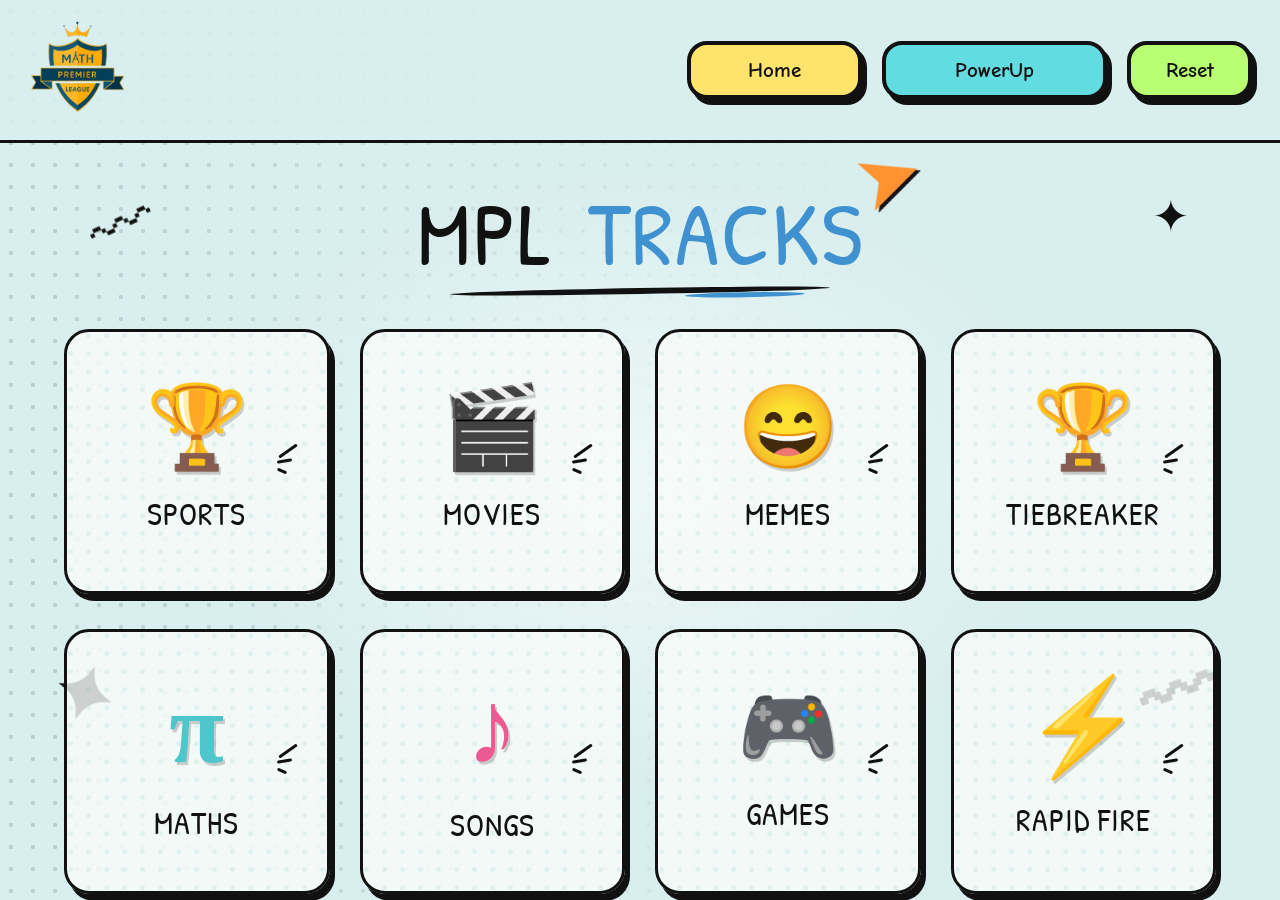
<file: index.html>
<!DOCTYPE html>
<html lang="en">
<head>
    <meta charset="UTF-8">
    <meta name="viewport" content="width=device-width, initial-scale=1.0">

    <title>MPL Tracks</title>

    <!-- Google Fonts -->
    <link rel="preconnect" href="https://fonts.googleapis.com">
    <link rel="preconnect" href="https://fonts.gstatic.com" crossorigin>

    <link href="https://fonts.googleapis.com/css2?family=Comic+Neue:wght@400;700&family=Patrick+Hand&display=swap"
          rel="stylesheet">

    <link rel="stylesheet" href="style.css">
</head>

<body>

    <div class="doodle doodle-left">〰</div>
    <div class="doodle doodle-right">✦</div>

    <div class="paper-plane">
        ➤
    </div>

    <div class="scribble scribble-1">✦</div>
    <div class="scribble scribble-2">〰</div>


    <!-- =========================================
         HEADER
    ========================================== -->

    <header class="topbar">

        <!-- MPL LOGO -->
        <a href="index.html" class="logo">

            <img src="Logo.png" height="100px">

        </a>


        <!--  Control Buttons   -->
        <div class="controls">
            <!-- HOME BUTTON -->
            <a href="#" class="nav-button home">
                Home
            </a>
            
            
            <!-- POWER UP -->
            <a href="#" class="nav-button powerup">
                PowerUp
            </a>
            
            
            <!-- RESET -->
            <a href="#" class="nav-button reset">
                Reset
            </a>
        </div>
            
    </header>



    <!-- =========================================
         MAIN CONTENT
    ========================================== -->

    <main>

        <!-- TITLE -->

        <section class="hero">

            <h1>
                <span>MPL</span>
                <span class="tracks">TRACKS</span>
            </h1>

            <div class="underline"></div>

        </section>


        <!-- =====================================
             TRACK CARDS
        ====================================== -->

        <section class="tracks-grid">


            <!-- SPORTS -->

            <a href="Questions/Sports.html"
               class="track-card sports">

                <div class="track-icon trophy">
                    🏆
                </div>

                <h2>
                    SPORTS
                </h2>

                <div class="speed-lines">
                    <span></span>
                    <span></span>
                    <span></span>
                </div>

            </a>



            <!-- MOVIES -->

            <a href="Questions/Movies.html"
               class="track-card movies">

                <div class="track-icon">
                    🎬
                </div>

                <h2>
                    MOVIES
                </h2>

                <div class="speed-lines">
                    <span></span>
                    <span></span>
                    <span></span>
                </div>

            </a>



            <!-- MEMES -->

            <a href="Questions/Memes.html"
               class="track-card memes">

                <div class="track-icon">
                    😄
                </div>

                <h2>
                    MEMES
                </h2>

                <div class="speed-lines">
                    <span></span>
                    <span></span>
                    <span></span>
                </div>

            </a>



            <!-- TIEBREAKER -->

            <a href="Questions/Tiebreaker.html"
               class="track-card tiebreaker">

                <div class="track-icon">
                    🏆
                </div>

                <h2>
                    TIEBREAKER
                </h2>

                <div class="speed-lines">
                    <span></span>
                    <span></span>
                    <span></span>
                </div>

            </a>



            <!-- MATHS -->

            <a href="Questions/Maths.html"
               class="track-card maths">

                <div class="track-icon math-symbol">
                    π
                </div>

                <h2>
                    MATHS
                </h2>

                <div class="speed-lines">
                    <span></span>
                    <span></span>
                    <span></span>
                </div>

            </a>



            <!-- SONGS -->

            <a href="Questions/Songs.html"
               class="track-card songs">

                <div class="track-icon music-symbol">
                    ♪
                </div>

                <h2>
                    SONGS
                </h2>

                <div class="speed-lines">
                    <span></span>
                    <span></span>
                    <span></span>
                </div>

            </a>



            <!-- GAMES -->

            <a href="Questions/Games.html"
               class="track-card games">

                <div class="track-icon">
                    🎮
                </div>

                <h2>
                    GAMES
                </h2>

                <div class="speed-lines">
                    <span></span>
                    <span></span>
                    <span></span>
                </div>

            </a>



            <!-- RAPID FIRE -->

            <a href="Questions/RapidFire.html"
               class="track-card rapid">

                <div class="track-icon lightning">
                    ⚡
                </div>

                <h2>
                    RAPID FIRE
                </h2>

                <div class="speed-lines">
                    <span></span>
                    <span></span>
                    <span></span>
                </div>

            </a>

        </section>

    </main>

</body>
</html>
</file>
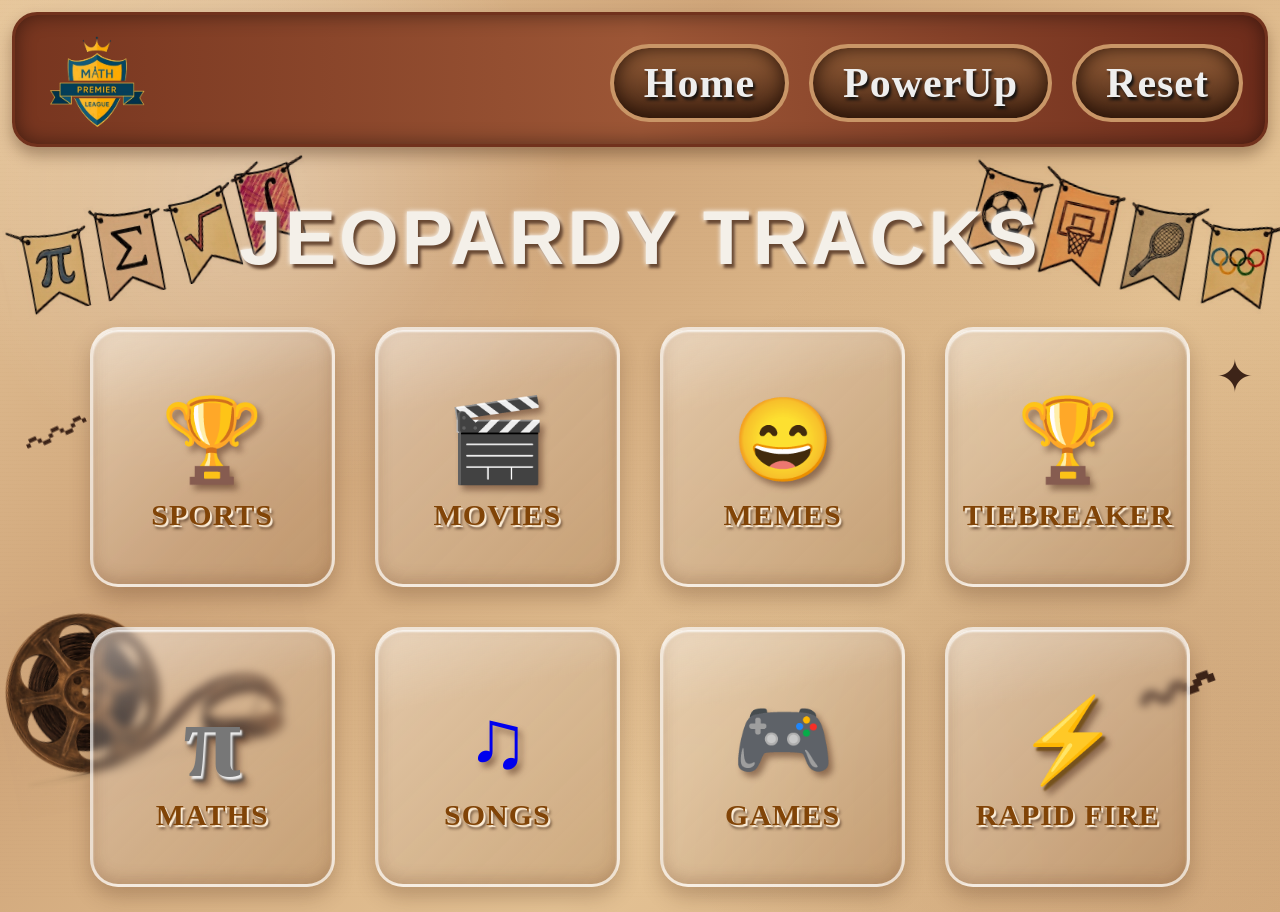
<file: MPL-R3/index.html>
<!DOCTYPE html>
<html lang="en">
<head>
    <meta charset="UTF-8">
    <meta name="viewport" content="width=device-width, initial-scale=1.0">

    <title>MPL Tracks</title>

    <link rel="stylesheet" href="style.css">
</head>

<body>
    

    <!-- ================= TOP NAVBAR ================= -->
    <header class="topbar">

        <div class="logo">
            <a class="logo" href="#"><img src="Logo.png" height="100px"></a>

            <!-- <div class="crown">♛</div>
            <div class="logo-main">MATH</div>
            <div class="logo-small">PREMIERS</div> -->
            <!-- <div class="logo-ribbon">LEAGUE</div> -->
        </div>
        



        <div class="doodle doodle-left">〰</div>
        <div class="doodle doodle-right">✦</div>

       

        <div class="scribble scribble-2">〰</div>

        <img src="./images/movie.png" class="image-movie">

        <div class="buttons">
            <button class="nav-btn home-btn" onclick="goHome()">
                <span>Home</span>
            </button>
            
            <button class="nav-btn power-btn" onclick="powerUp()">
                <span>PowerUp</span>
            </button>
            
            <button class="nav-btn reset-btn" onclick="resetGame()">
                <span>Reset</span>
            </button>
        </div>

    </header>


    <!-- ================= PAGE TITLE ================= -->

    <section class="hero">
        <!-- <img class="flags" src="flag.jpeg"> -->
        <div class="flags">
            <img class="left-flag" src="flag1.jpeg">
            <img class="right-flag" src="flag2.jpeg">
        </div>


        <h1>JEOPARDY TRACKS</h1>
    

    </section>


    <!-- ================= CATEGORY CARDS ================= -->

    <main class="tracks">

        <a href="Questions/Sports.html">
            <div class="track-card" onclick="openTrack('Sports')">
                <div class="icon">🏆</div>
                <h2>SPORTS</h2>
            </div>
        </a>


        <a href="./Questions/Movies.html">
            <div class="track-card" onclick="openTrack('Movies')">
                <div class="icon">🎬</div>
                <h2>MOVIES</h2>
            </div>
        </a>

        <a href="./Questions/Memes.html">
            <div class="track-card" onclick="openTrack('Memes')">
                <div class="icon">😄</div>
                <h2>MEMES</h2>
            </div>
        </a>

        <a href="./Questions/Tiebreaker.html">
            <div class="track-card" onclick="openTrack('Tiebreaker')">
                <div class="icon">🏆</div>
                <h2>TIEBREAKER</h2>
            </div>
        </a>

        <a href="./Questions/Maths.html">
            <div class="track-card" onclick="openTrack('Maths')">
                <div class="icon math-icon">π</div>
                <h2>MATHS</h2>
            </div>
        </a>

        <a href="./Questions/Songs.html">
            <div class="track-card" onclick="openTrack('Songs')">
                <div class="icon">♫</div>
                <h2>SONGS</h2>
            </div>
        </a>

        <a href="./Questions/Games.html">
            <div class="track-card" onclick="openTrack('Games')">
                <div class="icon">🎮</div>
                <h2>GAMES</h2>
            </div>
        </a>

        <a href="./Questions/RapidFire.html">
            <div class="track-card" onclick="openTrack('Rapid Fire')">
                <div class="icon lightning">⚡</div>
                <h2>RAPID FIRE</h2>
            </div>
        </a>

    </main>


    <!-- ================= POPUP ================= -->

    <div class="popup" id="popup">

        <div class="popup-box">

            <button class="close" onclick="closePopup()">×</button>

            <div id="popupIcon">🏆</div>

            <h2 id="popupTitle">SPORTS</h2>

            <p id="popupText">
                Get ready for the challenge!
            </p>

            <button class="start-btn" onclick="startTrack()">
                START TRACK
            </button>

        </div>

    </div>


    <!-- <script src="script.js"></script> -->

</body>
</html>
</file>
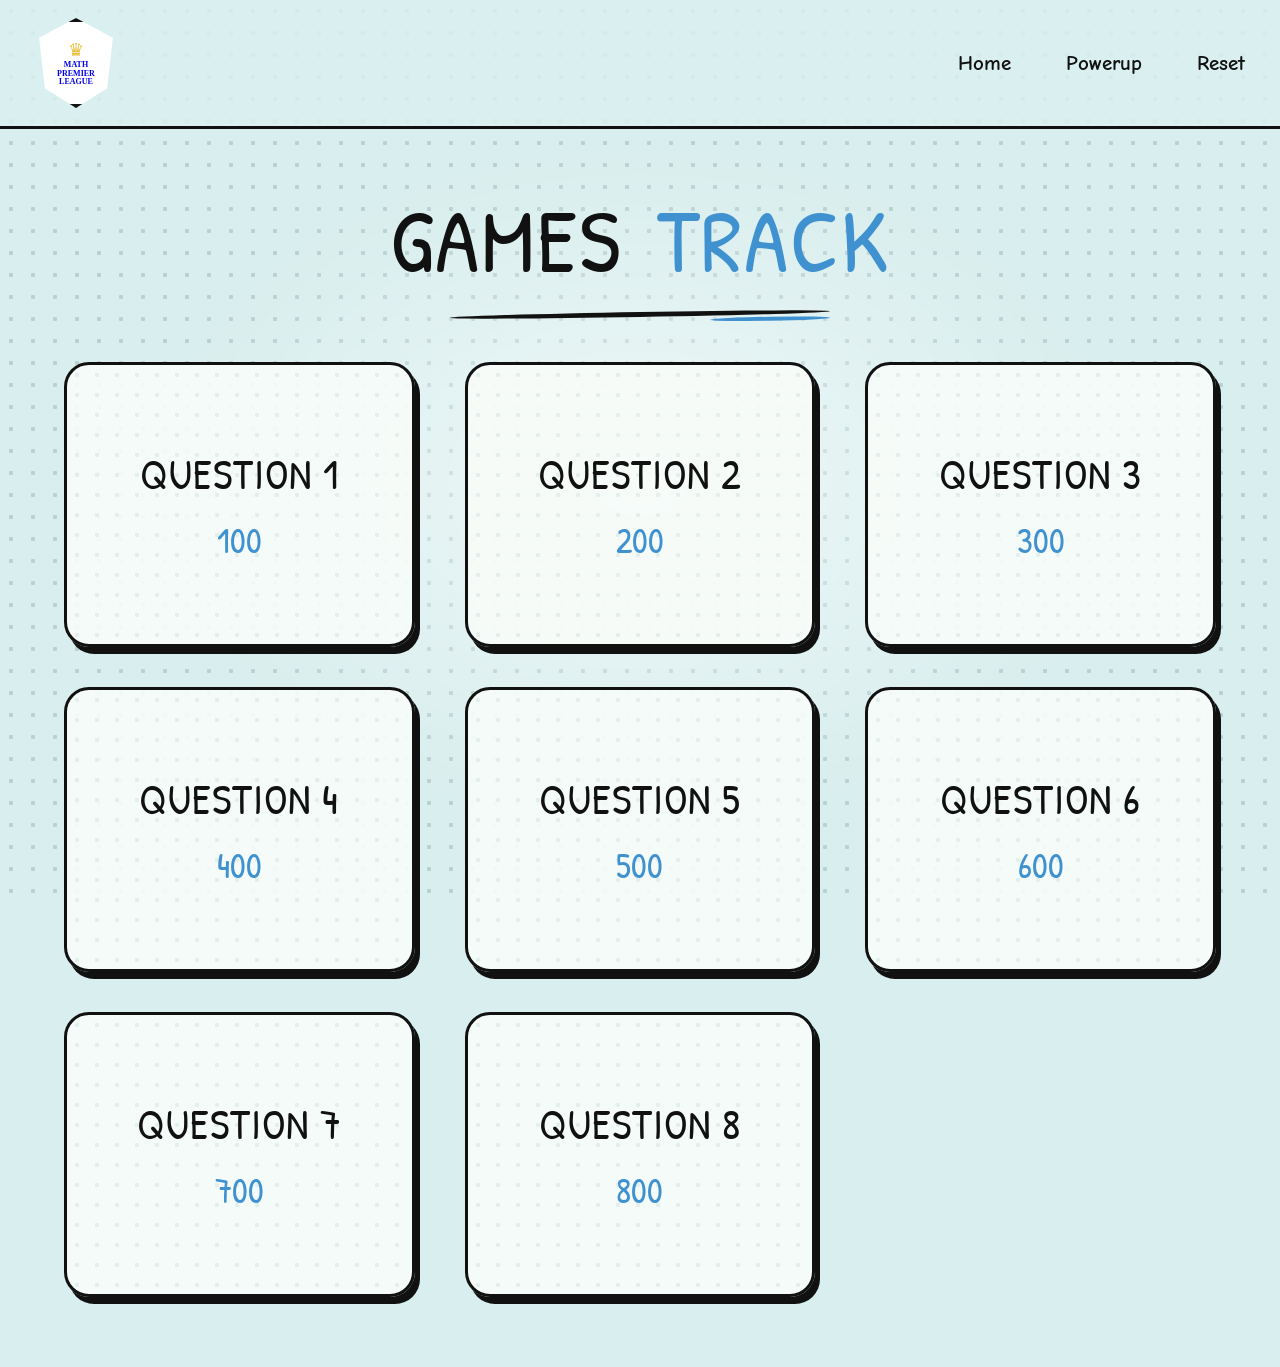
<file: Questions/Games.html>
<!DOCTYPE html>
<html lang="en">

<head>
    <meta charset="UTF-8">

    <meta name="viewport"
          content="width=device-width, initial-scale=1.0">

    <title>MPL - Games Track</title>

    <!-- Google Fonts -->
    <link rel="preconnect"
          href="https://fonts.googleapis.com">

    <link rel="preconnect"
          href="https://fonts.gstatic.com"
          crossorigin>

    <link href="https://fonts.googleapis.com/css2?family=Comic+Neue:wght@400;700&family=Patrick+Hand&display=swap"
          rel="stylesheet">

    <link rel="stylesheet"
          href="Games.css">
</head>


<body>


    <!-- ==================================================
         HEADER
    =================================================== -->

    <header class="topbar">


        <!-- LOGO -->

        <a href="../index.html"
           class="logo">

            <div class="logo-shield">

                <div class="crown">
                    ♛
                </div>

                <div class="logo-text">
                    MATH
                    <br>
                    PREMIER
                    <br>
                    LEAGUE
                </div>

            </div>

        </a>


        <!-- HOME -->

        <a href="../index.html"
           class="nav-link">

            Home

        </a>


        <!-- POWERUP -->

        <a href="#"
           class="nav-link">

            Powerup

        </a>


        <!-- RESET -->

        <button class="nav-link reset-btn"
                id="resetButton">

            Reset

        </button>


    </header>



    <!-- ==================================================
         PAGE TITLE
    =================================================== -->

    <main>


        <section class="hero">

            <h1>

                <span class="black">
                    GAMES
                </span>

                <span class="blue">
                    TRACK
                </span>

            </h1>

            <div class="underline"></div>

        </section>



        <!-- ==================================================
             QUESTION CARDS
        =================================================== -->

        <section class="questions-grid"
                 id="questionsGrid">


            <!-- CARD 1 -->

            <div class="card-container">

                <div class="question-card">

                    <!-- FRONT -->

                    <div class="card-face card-front">

                        <div class="question-number">
                            QUESTION 1
                        </div>

                        <div class="points">
                            100
                        </div>

                    </div>


                    <!-- BACK -->

                    <div class="card-face card-back">

                        <div class="question-text">
                            Which video game is known
                            for the character Mario?
                        </div>

                    </div>

                </div>

            </div>



            <!-- CARD 2 -->

            <div class="card-container">

                <div class="question-card">

                    <div class="card-face card-front">

                        <div class="question-number">
                            QUESTION 2
                        </div>

                        <div class="points">
                            200
                        </div>

                    </div>

                    <div class="card-face card-back">

                        <div class="question-text">
                            Which game features the
                            battle royale mode called
                            "Warzone"?
                        </div>

                    </div>

                </div>

            </div>



            <!-- CARD 3 -->

            <div class="card-container">

                <div class="question-card">

                    <div class="card-face card-front">

                        <div class="question-number">
                            QUESTION 3
                        </div>

                        <div class="points">
                            300
                        </div>

                    </div>

                    <div class="card-face card-back">

                        <div class="question-text">
                            Which company created
                            Minecraft?
                        </div>

                    </div>

                </div>

            </div>



            <!-- CARD 4 -->

            <div class="card-container">

                <div class="question-card">

                    <div class="card-face card-front">

                        <div class="question-number">
                            QUESTION 4
                        </div>

                        <div class="points">
                            400
                        </div>

                    </div>

                    <div class="card-face card-back">

                        <div class="question-text">
                            What is the name of the
                            main character in The Legend
                            of Zelda?
                        </div>

                    </div>

                </div>

            </div>



            <!-- CARD 5 -->

            <div class="card-container">

                <div class="question-card">

                    <div class="card-face card-front">

                        <div class="question-number">
                            QUESTION 5
                        </div>

                        <div class="points">
                            500
                        </div>

                    </div>

                    <div class="card-face card-back">

                        <div class="question-text">
                            Which game series includes
                            the characters Pikachu
                            and Charizard?
                        </div>

                    </div>

                </div>

            </div>



            <!-- CARD 6 -->

            <div class="card-container">

                <div class="question-card">

                    <div class="card-face card-front">

                        <div class="question-number">
                            QUESTION 6
                        </div>

                        <div class="points">
                            600
                        </div>

                    </div>

                    <div class="card-face card-back">

                        <div class="question-text">
                            Which game is famous for
                            the phrase "Finish Him!"?
                        </div>

                    </div>

                </div>

            </div>



            <!-- CARD 7 -->

            <div class="card-container">

                <div class="question-card">

                    <div class="card-face card-front">

                        <div class="question-number">
                            QUESTION 7
                        </div>

                        <div class="points">
                            700
                        </div>

                    </div>

                    <div class="card-face card-back">

                        <div class="question-text">
                            Which game uses blocks to
                            build and explore an
                            infinite world?
                        </div>

                    </div>

                </div>

            </div>



            <!-- CARD 8 -->

            <div class="card-container">

                <div class="question-card">

                    <div class="card-face card-front">

                        <div class="question-number">
                            QUESTION 8
                        </div>

                        <div class="points">
                            800
                        </div>

                    </div>

                    <div class="card-face card-back">

                        <div class="question-text">
                            Which game is developed
                            by Epic Games and became
                            famous for Battle Royale?
                        </div>

                    </div>

                </div>

            </div>


        </section>

    </main>


    <script src="Games.js"></script>

</body>

</html>
</file>
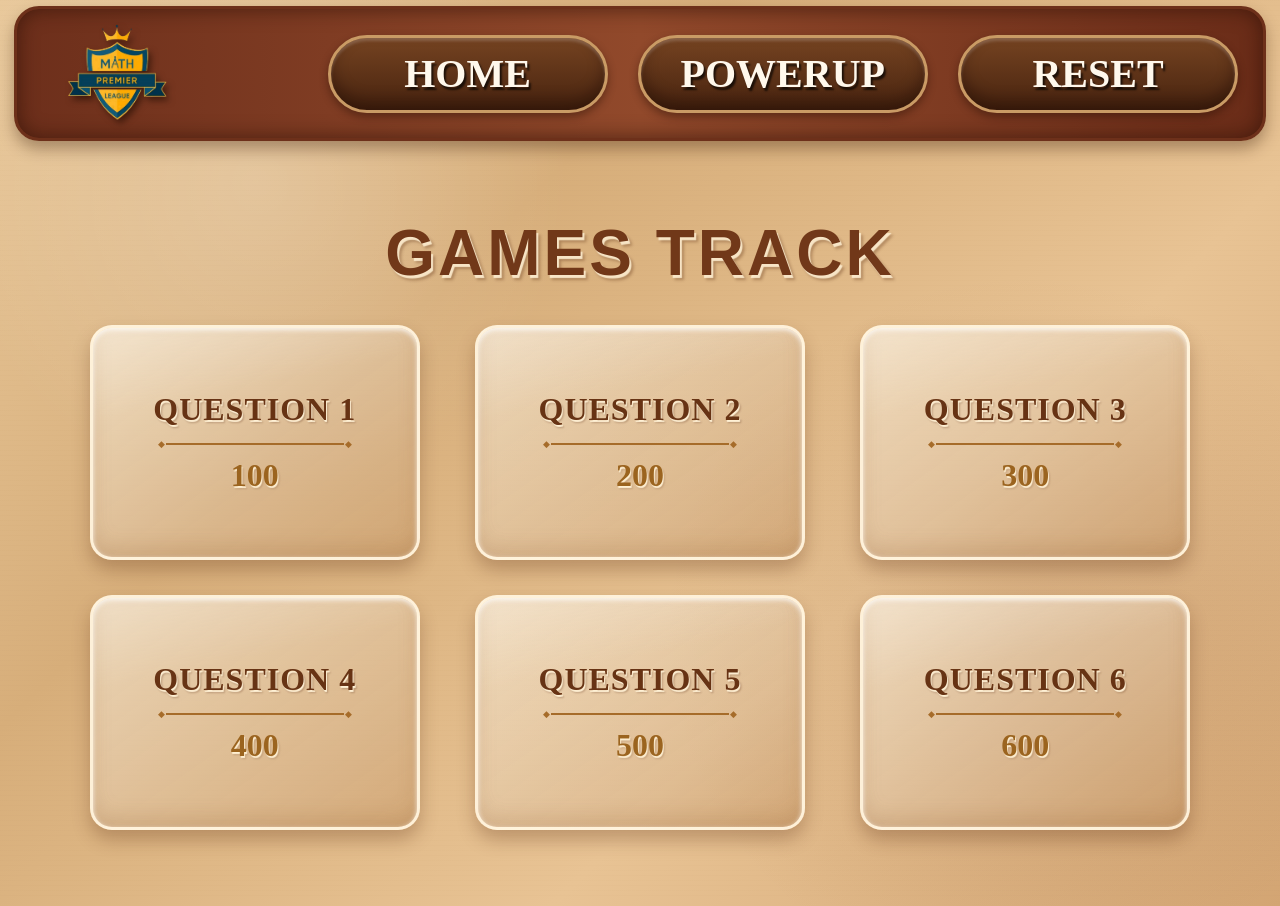
<file: MPL-R3/Questions/Games.html>
<!DOCTYPE html>
<html lang="en">
<head>
    <meta charset="UTF-8">
    <meta name="viewport" content="width=device-width, initial-scale=1.0">

    <title>Games Track | MPL</title>

    <link rel="stylesheet" href="track.css">
</head>

<body>

    <!-- ================= NAVBAR ================= -->
    <nav class="track-navbar">

        <div class="track-logo">
            <img src="../Logo.png" alt="MPL Logo">
        </div>

        <div class="track-navigation">

            <button class="track-nav-button" id="homeButton">
                HOME
            </button>

            <button class="track-nav-button" id="powerButton">
                POWERUP 
            </button>

            <button class="track-nav-button" id="resetButton">
                RESET 
            </button>

        </div>

    </nav>


    <!-- ================= TRACK HEADER ================= -->
    <header class="track-header">

        <h1 class="track-title">
            GAMES TRACK
        </h1>

        <div class="title-decoration"></div>

    </header>


    <!-- ================= QUESTIONS ================= -->
    <main class="question-grid">

        <!-- 100 -->
        <div class="question-card"
             data-track="GAMES"
             data-points="100"
             data-question="Which video game character is known for collecting rings?"
             data-answer="Sonic the Hedgehog">

            <h2 class="question-name">
                QUESTION 1
            </h2>

            <div class="question-divider"></div>

            <p class="question-points">
                100
            </p>

        </div>


        <!-- 200 -->
        <div class="question-card"
             data-track="GAMES"
             data-points="200"
             data-question="Which company created the Super Mario series?"
             data-answer="Nintendo">

            <h2 class="question-name">
                QUESTION 2
            </h2>

            <div class="question-divider"></div>

            <p class="question-points">
                200
            </p>

        </div>


        <!-- 300 -->
        <div class="question-card"
             data-track="GAMES"
             data-points="300"
             data-question="What is the name of the main character in the Minecraft game?"
             data-answer="Steve">

            <h2 class="question-name">
                QUESTION 3
            </h2>

            <div class="question-divider"></div>

            <p class="question-points">
                300
            </p>

        </div>


        <!-- 400 -->
        <div class="question-card"
             data-track="GAMES"
             data-points="400"
             data-question="Which game features the battle royale mode called 'Warzone'?"
             data-answer="Call of Duty">

            <h2 class="question-name">
                QUESTION 4
            </h2>

            <div class="question-divider"></div>

            <p class="question-points">
                400
            </p>

        </div>


        <!-- 500 -->
        <div class="question-card"
             data-track="GAMES"
             data-points="500"
             data-question="Which video game series features the characters Link and Princess Zelda?"
             data-answer="The Legend of Zelda">

            <h2 class="question-name">
                QUESTION 5
            </h2>

            <div class="question-divider"></div>

            <p class="question-points">
                500
            </p>

        </div>


        <!-- 600 -->
        <div class="question-card"
             data-track="GAMES"
             data-points="600"
             data-question="Which game is famous for the phrase 'Winner Winner Chicken Dinner'?"
             data-answer="PUBG / PlayerUnknown's Battlegrounds">

            <h2 class="question-name">
                QUESTION 6
            </h2>

            <div class="question-divider"></div>

            <p class="question-points">
                600
            </p>

        </div>

    </main>


    <!-- ================= QUESTION POPUP ================= -->
    <div class="question-popup" id="questionPopup">

        <div class="popup-content">

            <button class="close-popup" id="closePopup">
                ×
            </button>

            <p class="popup-track" id="popupTrack">
                GAMES
            </p>

            <h2 class="popup-question" id="popupQuestion">
                Question
            </h2>

            <p class="popup-points">
                <span id="popupPoints">100</span> POINTS
            </p>

            <button class="answer-button" id="answerButton">
                SHOW ANSWER
            </button>

            <div class="popup-answer" id="popupAnswer">
                Answer
            </div>

        </div>

    </div>


    <!-- ================= JAVASCRIPT ================= -->
    <script src="track.js"></script>

</body>
</html>
</file>
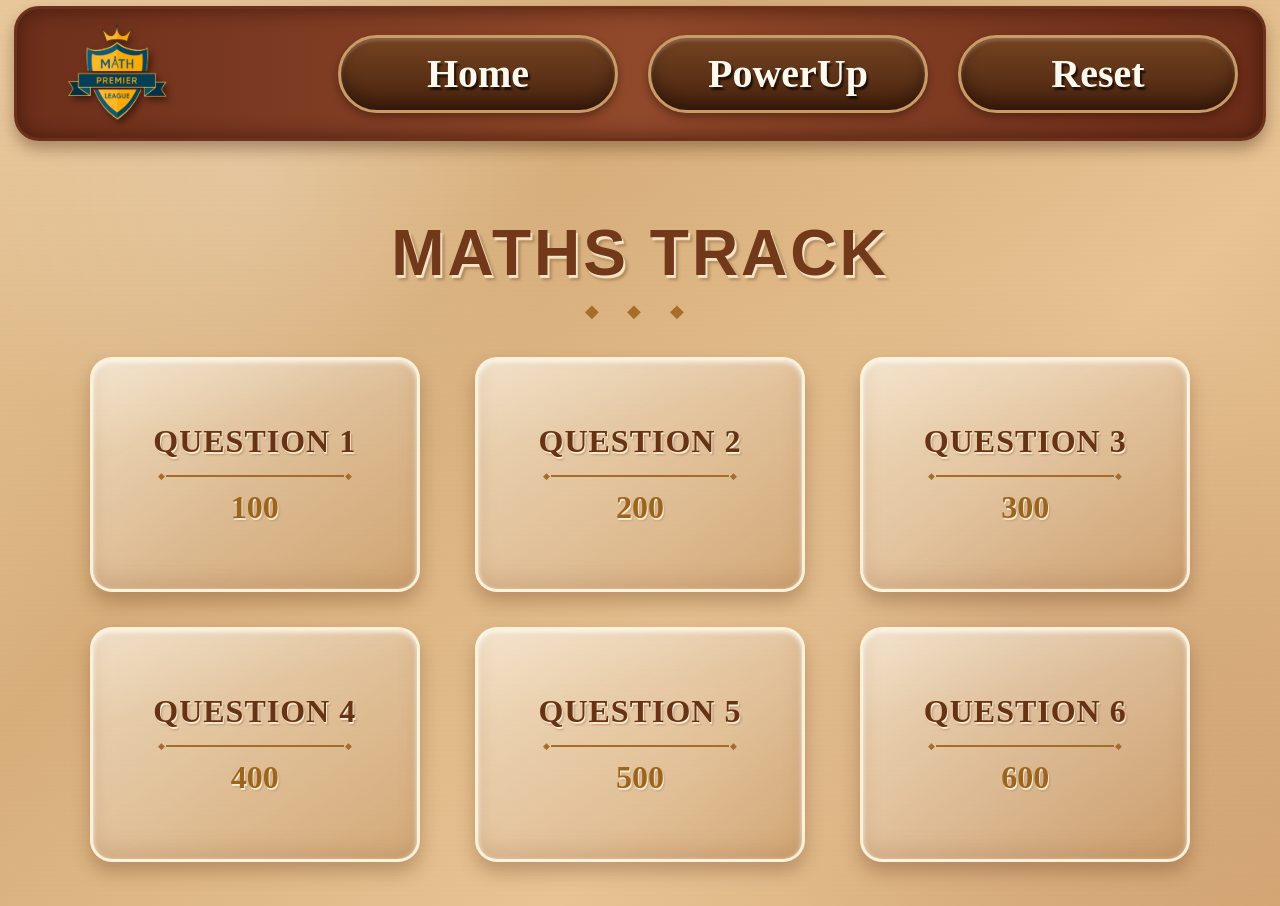
<file: MPL-R3/Questions/Maths.html>
<!DOCTYPE html>
<html lang="en">

<head>

    <meta charset="UTF-8">

    <meta
        name="viewport"
        content="width=device-width, initial-scale=1.0"
    >

    <title>Maths Track | MPL</title>

    <!-- COMMON TRACK CSS -->
    <link rel="stylesheet" href="track.css">

</head>


<body>


    <!-- =====================================================
         NAVBAR
    ====================================================== -->

    <header class="track-navbar">

        <!-- LOGO -->

        <div class="track-logo">

            <img
                src="../Logo.png"
                alt="MPL Logo"
            >

        </div>


        <!-- NAVIGATION -->

        <nav class="track-navigation">

            <!-- HOME -->

            <button
                class="track-nav-button"
                id="homeButton"
            >
                Home
            </button>


            <!-- POWERUP -->

            <button
                class="track-nav-button"
                id="powerButton"
            >

                PowerUp

                <!-- <span class="power-icon">
                    ⚡
                </span> -->

            </button>


            <!-- RESET -->

            <button
                class="track-nav-button"
                id="resetButton"
            >

                Reset

                <!-- <span class="reset-icon">
                    ↻
                </span> -->

            </button>

        </nav>

    </header>



    <!-- =====================================================
         TRACK TITLE
    ====================================================== -->

    <section class="track-header">

        <h1 class="track-title">
            MATHS TRACK
        </h1>

        <div class="title-decoration">
            ◆ ◆ ◆
        </div>

    </section>



    <!-- =====================================================
         QUESTION GRID
    ====================================================== -->

    <main class="question-grid">


        <!-- =================================================
             QUESTION 1
        ================================================== -->

        <div
            class="question-card"

            data-track="MATHS"

            data-question="What is the value of 15 × 8?"

            data-points="100"

            data-answer="120."
        >

            <div class="question-name">
                QUESTION 1
            </div>

            <div class="question-divider"></div>

            <div class="question-points">
                100
            </div>

        </div>



        <!-- =================================================
             QUESTION 2
        ================================================== -->

        <div
            class="question-card"

            data-track="MATHS"

            data-question="If x + 12 = 25, what is the value of x?"

            data-points="200"

            data-answer="x = 13."
        >

            <div class="question-name">
                QUESTION 2
            </div>

            <div class="question-divider"></div>

            <div class="question-points">
                200
            </div>

        </div>



        <!-- =================================================
             QUESTION 3
        ================================================== -->

        <div
            class="question-card"

            data-track="MATHS"

            data-question="What is the square root of 144?"

            data-points="300"

            data-answer="12."
        >

            <div class="question-name">
                QUESTION 3
            </div>

            <div class="question-divider"></div>

            <div class="question-points">
                300
            </div>

        </div>



        <!-- =================================================
             QUESTION 4
        ================================================== -->

        <div
            class="question-card"

            data-track="MATHS"

            data-question="What is the sum of the first 20 positive integers?"

            data-points="400"

            data-answer="210."
        >

            <div class="question-name">
                QUESTION 4
            </div>

            <div class="question-divider"></div>

            <div class="question-points">
                400
            </div>

        </div>



        <!-- =================================================
             QUESTION 5
        ================================================== -->

        <div
            class="question-card"

            data-track="MATHS"

            data-question="If the radius of a circle is 7 cm, what is its area? Use π = 22/7."

            data-points="500"

            data-answer="154 cm²."
        >

            <div class="question-name">
                QUESTION 5
            </div>

            <div class="question-divider"></div>

            <div class="question-points">
                500
            </div>

        </div>



        <!-- =================================================
             QUESTION 6
        ================================================== -->

        <div
            class="question-card"

            data-track="MATHS"

            data-question="What is the value of 2³ + 3² × 4?"

            data-points="600"

            data-answer="44."
        >

            <div class="question-name">
                QUESTION 6
            </div>

            <div class="question-divider"></div>

            <div class="question-points">
                600
            </div>

        </div>


    </main>



    <!-- =====================================================
         QUESTION POPUP
    ====================================================== -->

    <div
        class="question-popup"
        id="questionPopup"
    >

        <div class="popup-content">


            <!-- CLOSE BUTTON -->

            <button
                class="close-popup"
                id="closePopup"
            >
                ×
            </button>


            <!-- TRACK NAME -->

            <div
                class="popup-track"
                id="popupTrack"
            >
                MATHS
            </div>


            <!-- QUESTION -->

            <div
                class="popup-question"
                id="popupQuestion"
            >
                Question
            </div>


            <!-- POINTS -->

            <div
                class="popup-points"
                id="popupPoints"
            >
                100
            </div>


            <!-- SHOW ANSWER -->

            <button
                class="answer-button"
                id="answerButton"
            >
                SHOW ANSWER
            </button>


            <!-- ANSWER -->

            <div
                class="popup-answer"
                id="popupAnswer"
            >
            </div>


        </div>

    </div>



    <!-- =====================================================
         COMMON TRACK JAVASCRIPT
    ====================================================== -->

    <script src="track.js"></script>

</body>

</html>
</file>
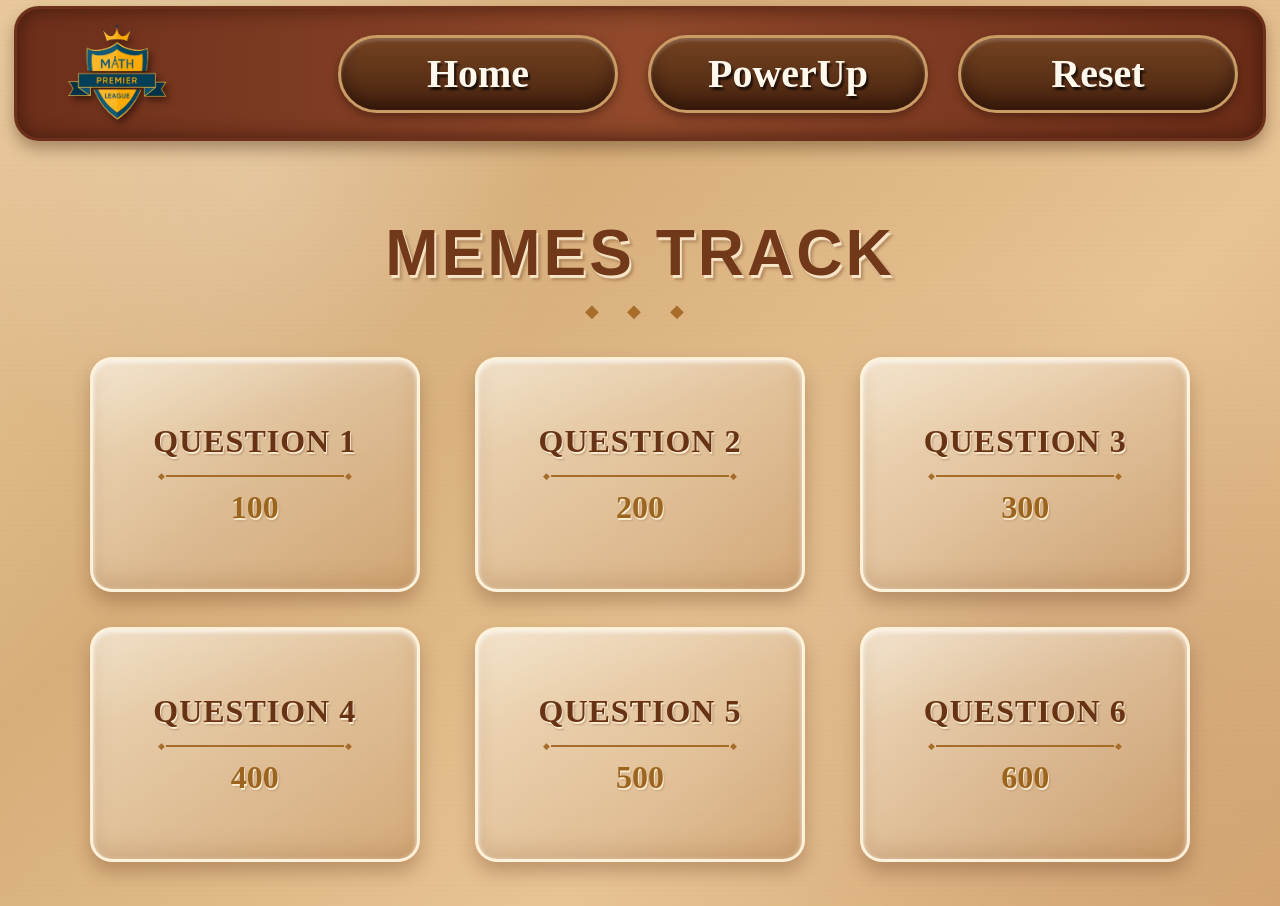
<file: MPL-R3/Questions/Memes.html>
<!DOCTYPE html>
<html lang="en">

<head>

    <meta charset="UTF-8">

    <meta
        name="viewport"
        content="width=device-width, initial-scale=1.0"
    >

    <title>Memes Track | MPL</title>

    <!-- COMMON TRACK CSS -->
    <link
        rel="stylesheet"
        href="track.css"
    >

</head>


<body>


    <!-- =====================================================
         NAVBAR
    ====================================================== -->

    <header class="track-navbar">

        <!-- LOGO -->

        <div class="track-logo">

            <img
                src="../Logo.png"
                alt="MPL Logo"
            >

        </div>


        <!-- NAVIGATION -->

        <nav class="track-navigation">

            <!-- HOME -->

            <button
                class="track-nav-button"
                id="homeButton"
            >
                Home
            </button>


            <!-- POWERUP -->

            <button
                class="track-nav-button"
                id="powerButton"
            >

                PowerUp

                <!-- <span class="power-icon">
                    ⚡
                </span> -->

            </button>


            <!-- RESET -->

            <button
                class="track-nav-button"
                id="resetButton"
            >

                Reset

                <!-- <span class="reset-icon">
                    ↻
                </span> -->

            </button>

        </nav>

    </header>



    <!-- =====================================================
         TRACK TITLE
    ====================================================== -->

    <section class="track-header">

        <h1 class="track-title">
            MEMES TRACK
        </h1>

        <div class="title-decoration">
            ◆ ◆ ◆
        </div>

    </section>



    <!-- =====================================================
         QUESTION GRID
    ====================================================== -->

    <main class="question-grid">


        <!-- =================================================
             QUESTION 1
        ================================================== -->

        <div
            class="question-card"

            data-track="MEMES"

            data-question="Which meme features a man looking back at another woman while walking with his girlfriend?"

            data-points="100"

            data-answer="The Distracted Boyfriend meme."
        >

            <div class="question-name">
                QUESTION 1
            </div>

            <div class="question-divider"></div>

            <div class="question-points">
                100
            </div>

        </div>



        <!-- =================================================
             QUESTION 2
        ================================================== -->

        <div
            class="question-card"

            data-track="MEMES"

            data-question="Which meme is commonly associated with the phrase 'This is fine'?"

            data-points="200"

            data-answer="The 'This Is Fine' dog meme."
        >

            <div class="question-name">
                QUESTION 2
            </div>

            <div class="question-divider"></div>

            <div class="question-points">
                200
            </div>

        </div>



        <!-- =================================================
             QUESTION 3
        ================================================== -->

        <div
            class="question-card"

            data-track="MEMES"

            data-question="Which meme character is a green cartoon frog that became popular on the internet?"

            data-points="300"

            data-answer="Pepe the Frog."
        >

            <div class="question-name">
                QUESTION 3
            </div>

            <div class="question-divider"></div>

            <div class="question-points">
                300
            </div>

        </div>



        <!-- =================================================
             QUESTION 4
        ================================================== -->

        <div
            class="question-card"

            data-track="MEMES"

            data-question="Which meme features a black-and-white image of a man pointing at his head, suggesting intelligence?"

            data-points="400"

            data-answer="The 'Roll Safe' meme."
        >

            <div class="question-name">
                QUESTION 4
            </div>

            <div class="question-divider"></div>

            <div class="question-points">
                400
            </div>

        </div>



        <!-- =================================================
             QUESTION 5
        ================================================== -->

        <div
            class="question-card"

            data-track="MEMES"

            data-question="What does the acronym LOL commonly mean on the internet?"

            data-points="500"

            data-answer="LOL means 'Laughing Out Loud'."
        >

            <div class="question-name">
                QUESTION 5
            </div>

            <div class="question-divider"></div>

            <div class="question-points">
                500
            </div>

        </div>



        <!-- =================================================
             QUESTION 6
        ================================================== -->

        <div
            class="question-card"

            data-track="MEMES"

            data-question="Which meme format shows a person making a dramatic facial expression and is commonly used to express disbelief?"

            data-points="600"

            data-answer="The 'Black Guy Hiding Behind a Tree' meme is commonly used online to express awkwardness or wanting to disappear."
        >

            <div class="question-name">
                QUESTION 6
            </div>

            <div class="question-divider"></div>

            <div class="question-points">
                600
            </div>

        </div>


    </main>



    <!-- =====================================================
         QUESTION POPUP
    ====================================================== -->

    <div
        class="question-popup"
        id="questionPopup"
    >

        <div class="popup-content">


            <!-- CLOSE -->

            <button
                class="close-popup"
                id="closePopup"
            >
                ×
            </button>


            <!-- TRACK -->

            <div
                class="popup-track"
                id="popupTrack"
            >
                MEMES
            </div>


            <!-- QUESTION -->

            <div
                class="popup-question"
                id="popupQuestion"
            >
                Question
            </div>


            <!-- POINTS -->

            <div
                class="popup-points"
                id="popupPoints"
            >
                100
            </div>


            <!-- ANSWER BUTTON -->

            <button
                class="answer-button"
                id="answerButton"
            >
                SHOW ANSWER
            </button>


            <!-- ANSWER -->

            <div
                class="popup-answer"
                id="popupAnswer"
            >
            </div>


        </div>

    </div>



    <!-- =====================================================
         COMMON TRACK JS
    ====================================================== -->

    <script src="track.js"></script>

</body>

</html>
</file>
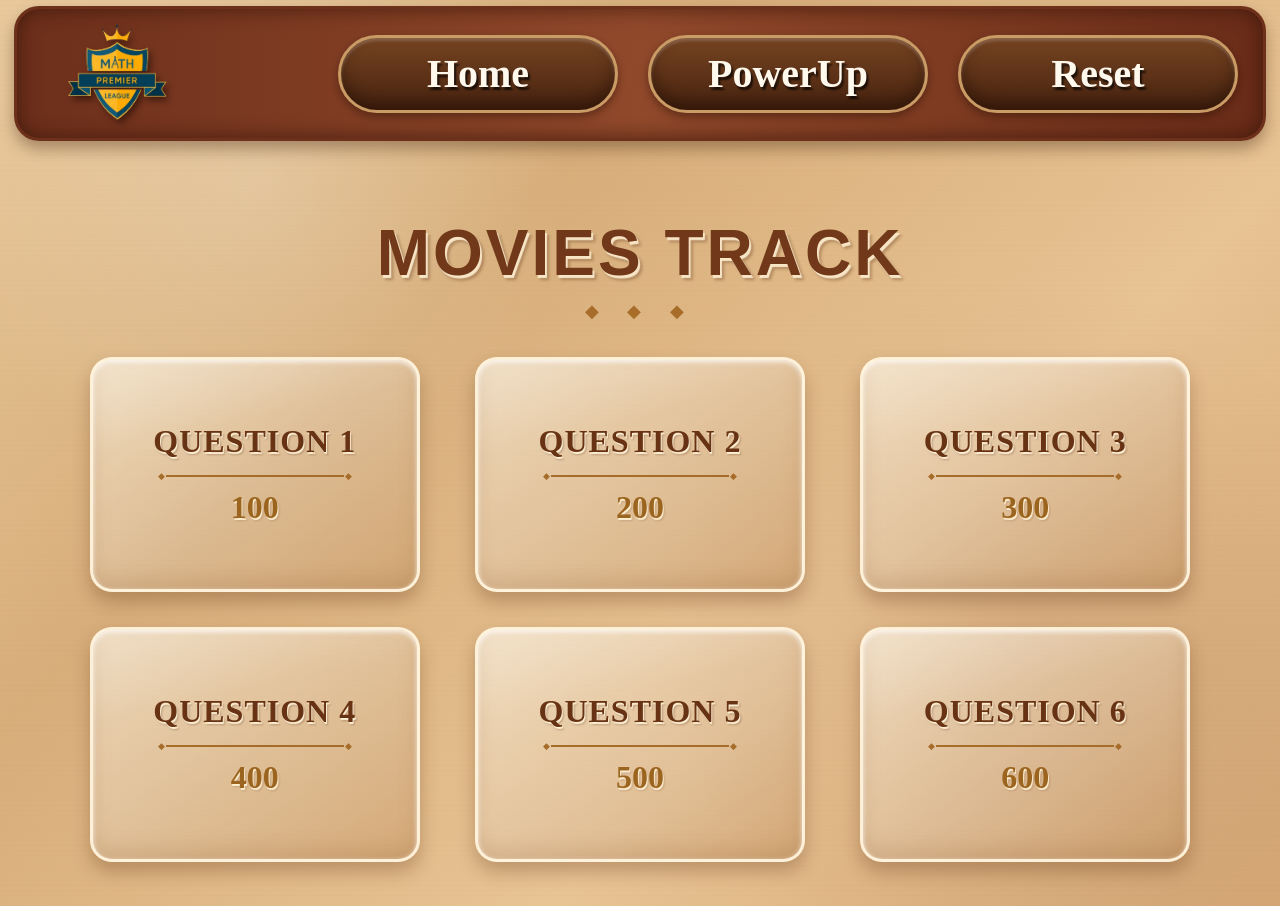
<file: MPL-R3/Questions/Movies.html>
<!DOCTYPE html>
<html lang="en">

<head>

    <meta charset="UTF-8">

    <meta
        name="viewport"
        content="width=device-width, initial-scale=1.0"
    >

    <title>Movies Track | MPL</title>


    <!-- COMMON TRACK CSS -->
    <link
        rel="stylesheet"
        href="track.css"
    >

</head>


<body>


    <!-- =====================================================
         NAVBAR
    ====================================================== -->

    <header class="track-navbar">


        <!-- LOGO -->

        <div class="track-logo">

            <img
                src="../Logo.png"
                alt="MPL Logo"
            >

        </div>


        <!-- NAVIGATION -->

        <nav class="track-navigation">


            <!-- HOME -->

            <button
                class="track-nav-button"
                id="homeButton"
            >
                Home
            </button>


            <!-- POWERUP -->

            <button
                class="track-nav-button"
                id="powerButton"
            >

                PowerUp

                <!-- <span class="power-icon">
                    ⚡
                </span> -->

            </button>


            <!-- RESET -->

            <button
                class="track-nav-button"
                id="resetButton"
            >

                Reset

                <!-- <span class="reset-icon">
                    ↻
                </span> -->

            </button>


        </nav>

    </header>



    <!-- =====================================================
         TRACK TITLE
    ====================================================== -->

    <section class="track-header">

        <h1 class="track-title">

            MOVIES TRACK

        </h1>


        <div class="title-decoration">

            ◆ ◆ ◆

        </div>

    </section>



    <!-- =====================================================
         QUESTION CARDS
    ====================================================== -->

    <main class="question-grid">


        <!-- =================================================
             QUESTION 1
        ================================================== -->

        <div
            class="question-card"

            data-track="MOVIES"

            data-question="Which movie features the famous line 'I'll be back'?"

            data-points="100"

            data-answer="The Terminator."
        >

            <div class="question-name">
                QUESTION 1
            </div>


            <div class="question-divider"></div>


            <div class="question-points">
                100
            </div>

        </div>



        <!-- =================================================
             QUESTION 2
        ================================================== -->

        <div
            class="question-card"

            data-track="MOVIES"

            data-question="Who directed the movie Titanic?"

            data-points="200"

            data-answer="James Cameron."
        >

            <div class="question-name">
                QUESTION 2
            </div>


            <div class="question-divider"></div>


            <div class="question-points">
                200
            </div>

        </div>



        <!-- =================================================
             QUESTION 3
        ================================================== -->

        <div
            class="question-card"

            data-track="MOVIES"

            data-question="Which movie won the Academy Award for Best Picture in 1998?"

            data-points="300"

            data-answer="Titanic."
        >

            <div class="question-name">
                QUESTION 3
            </div>


            <div class="question-divider"></div>


            <div class="question-points">
                300
            </div>

        </div>



        <!-- =================================================
             QUESTION 4
        ================================================== -->

        <div
            class="question-card"

            data-track="MOVIES"

            data-question="Who played Iron Man in the Marvel Cinematic Universe?"

            data-points="400"

            data-answer="Robert Downey Jr."
        >

            <div class="question-name">
                QUESTION 4
            </div>


            <div class="question-divider"></div>


            <div class="question-points">
                400
            </div>

        </div>



        <!-- =================================================
             QUESTION 5
        ================================================== -->

        <div
            class="question-card"

            data-track="MOVIES"

            data-question="Which movie is known for the characters Jack and Rose?"

            data-points="500"

            data-answer="Titanic."
        >

            <div class="question-name">
                QUESTION 5
            </div>


            <div class="question-divider"></div>


            <div class="question-points">
                500
            </div>

        </div>



        <!-- =================================================
             QUESTION 6
        ================================================== -->

        <div
            class="question-card"

            data-track="MOVIES"

            data-question="Which movie series follows the adventures of Harry Potter?"

            data-points="600"

            data-answer="The Harry Potter film series."
        >

            <div class="question-name">
                QUESTION 6
            </div>


            <div class="question-divider"></div>


            <div class="question-points">
                600
            </div>

        </div>


    </main>



    <!-- =====================================================
         QUESTION POPUP
    ====================================================== -->

    <div
        class="question-popup"
        id="questionPopup"
    >


        <div class="popup-content">


            <!-- CLOSE BUTTON -->

            <button
                class="close-popup"
                id="closePopup"
            >
                ×
            </button>


            <!-- TRACK NAME -->

            <div
                class="popup-track"
                id="popupTrack"
            >
                MOVIES
            </div>


            <!-- QUESTION -->

            <div
                class="popup-question"
                id="popupQuestion"
            >
                Question
            </div>


            <!-- POINTS -->

            <div
                class="popup-points"
                id="popupPoints"
            >
                100
            </div>


            <!-- SHOW ANSWER -->

            <button
                class="answer-button"
                id="answerButton"
            >
                SHOW ANSWER
            </button>


            <!-- ANSWER -->

            <div
                class="popup-answer"
                id="popupAnswer"
            >
            </div>


        </div>

    </div>



    <!-- =====================================================
         COMMON TRACK JAVASCRIPT
    ====================================================== -->

    <script src="track.js"></script>

</body>

</html>
</file>
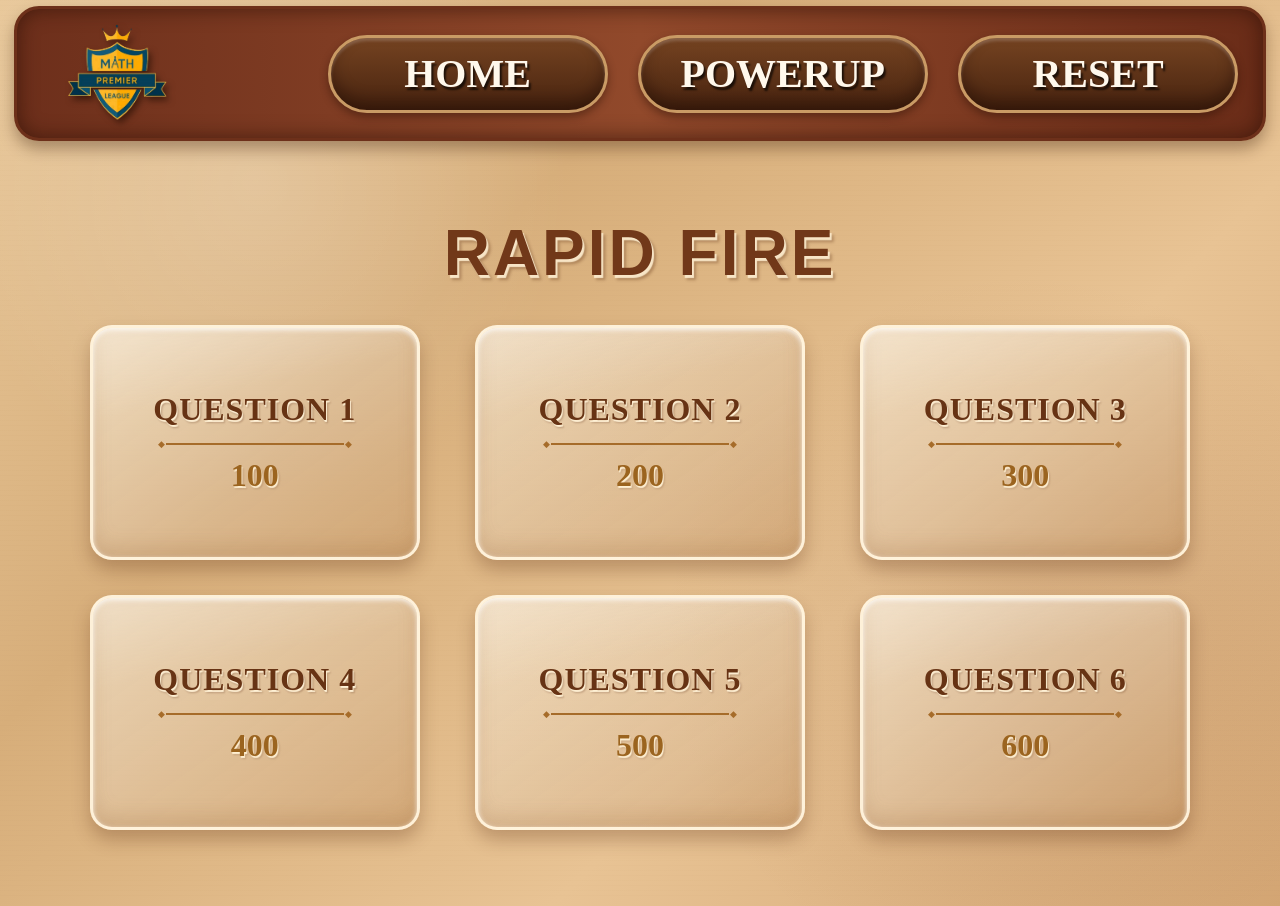
<file: MPL-R3/Questions/RapidFire.html>
<!DOCTYPE html>
<html lang="en">
<head>
    <meta charset="UTF-8">
    <meta name="viewport" content="width=device-width, initial-scale=1.0">

    <title>Rapid Fire | MPL</title>

    <link rel="stylesheet" href="track.css">
</head>

<body>

    <!-- ================= NAVBAR ================= -->
    <nav class="track-navbar">

        <div class="track-logo">
            <img src="../Logo.png" alt="MPL Logo">
        </div>

        <div class="track-navigation">

            <button class="track-nav-button" id="homeButton">
                HOME
            </button>

            <button class="track-nav-button" id="powerButton">
                POWERUP 
            </button>

            <button class="track-nav-button" id="resetButton">
                RESET 
            </button>

        </div>

    </nav>


    <!-- ================= TRACK HEADER ================= -->
    <header class="track-header">

        <h1 class="track-title">
            RAPID FIRE
        </h1>

        <div class="title-decoration"></div>

    </header>


    <!-- ================= QUESTIONS ================= -->
    <main class="question-grid">

        <!-- 100 -->
        <div class="question-card"
             data-track="RAPID FIRE"
             data-points="100"
             data-question="What is the capital of India?"
             data-answer="New Delhi">

            <h2 class="question-name">
                QUESTION 1
            </h2>

            <div class="question-divider"></div>

            <p class="question-points">
                100
            </p>

        </div>


        <!-- 200 -->
        <div class="question-card"
             data-track="RAPID FIRE"
             data-points="200"
             data-question="How many days are there in a leap year?"
             data-answer="366 days">

            <h2 class="question-name">
                QUESTION 2
            </h2>

            <div class="question-divider"></div>

            <p class="question-points">
                200
            </p>

        </div>


        <!-- 300 -->
        <div class="question-card"
             data-track="RAPID FIRE"
             data-points="300"
             data-question="Which planet is known as the Red Planet?"
             data-answer="Mars">

            <h2 class="question-name">
                QUESTION 3
            </h2>

            <div class="question-divider"></div>

            <p class="question-points">
                300
            </p>

        </div>


        <!-- 400 -->
        <div class="question-card"
             data-track="RAPID FIRE"
             data-points="400"
             data-question="Who wrote the national anthem of India?"
             data-answer="Rabindranath Tagore">

            <h2 class="question-name">
                QUESTION 4
            </h2>

            <div class="question-divider"></div>

            <p class="question-points">
                400
            </p>

        </div>


        <!-- 500 -->
        <div class="question-card"
             data-track="RAPID FIRE"
             data-points="500"
             data-question="What is the largest ocean on Earth?"
             data-answer="Pacific Ocean">

            <h2 class="question-name">
                QUESTION 5
            </h2>

            <div class="question-divider"></div>

            <p class="question-points">
                500
            </p>

        </div>


        <!-- 600 -->
        <div class="question-card"
             data-track="RAPID FIRE"
             data-points="600"
             data-question="Which is the only mammal capable of true flight?"
             data-answer="Bat">

            <h2 class="question-name">
                QUESTION 6
            </h2>

            <div class="question-divider"></div>

            <p class="question-points">
                600
            </p>

        </div>

    </main>


    <!-- ================= QUESTION POPUP ================= -->
    <div class="question-popup" id="questionPopup">

        <div class="popup-content">

            <button class="close-popup" id="closePopup">
                ×
            </button>

            <p class="popup-track" id="popupTrack">
                RAPID FIRE
            </p>

            <h2 class="popup-question" id="popupQuestion">
                Question
            </h2>

            <p class="popup-points">
                <span id="popupPoints">100</span> POINTS
            </p>

            <button class="answer-button" id="answerButton">
                SHOW ANSWER
            </button>

            <div class="popup-answer" id="popupAnswer">
                Answer
            </div>

        </div>

    </div>


    <!-- ================= JAVASCRIPT ================= -->
    <script src="track.js"></script>

</body>
</html>
</file>
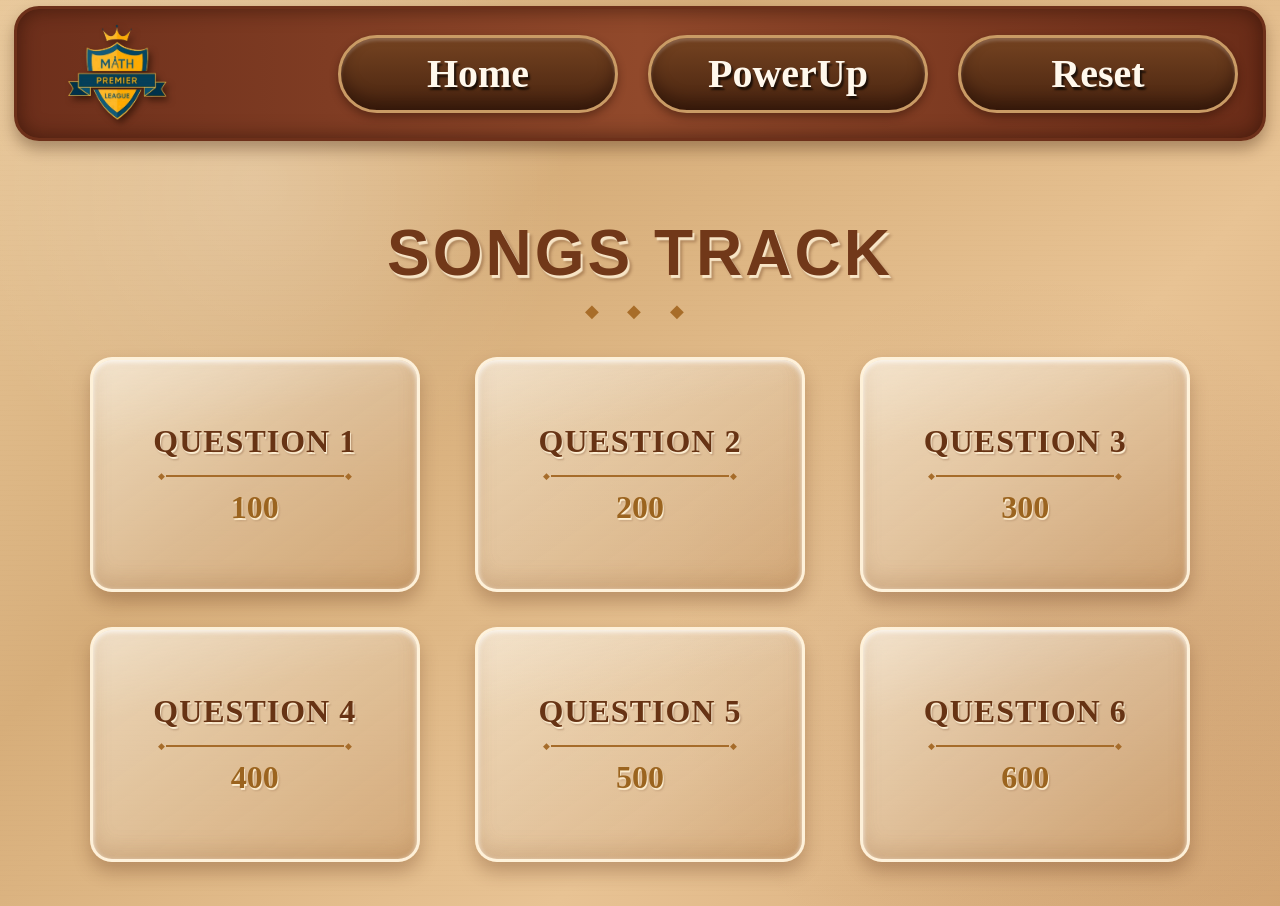
<file: MPL-R3/Questions/Songs.html>
<!DOCTYPE html>
<html lang="en">

<head>

    <meta charset="UTF-8">

    <meta
        name="viewport"
        content="width=device-width, initial-scale=1.0"
    >

    <title>Songs Track | MPL</title>

    <!-- COMMON TRACK CSS -->
    <link rel="stylesheet" href="track.css">

</head>


<body>


    <!-- =====================================================
         NAVBAR
    ====================================================== -->

    <header class="track-navbar">

        <!-- LOGO -->

        <div class="track-logo">

            <img
                src="../Logo.png"
                alt="MPL Logo"
            >

        </div>


        <!-- NAVIGATION -->

        <nav class="track-navigation">

            <!-- HOME -->

            <button
                class="track-nav-button"
                id="homeButton"
            >
                Home
            </button>


            <!-- POWERUP -->

            <button
                class="track-nav-button"
                id="powerButton"
            >

                PowerUp

                <!-- <span class="power-icon">
                    ⚡
                </span> -->

            </button>


            <!-- RESET -->

            <button
                class="track-nav-button"
                id="resetButton"
            >

                Reset

                <!-- <span class="reset-icon">
                    ↻
                </span> -->

            </button>

        </nav>

    </header>



    <!-- =====================================================
         TRACK TITLE
    ====================================================== -->

    <section class="track-header">

        <h1 class="track-title">
            SONGS TRACK
        </h1>

        <div class="title-decoration">
            ◆ ◆ ◆
        </div>

    </section>



    <!-- =====================================================
         QUESTION GRID
    ====================================================== -->

    <main class="question-grid">


        <!-- =================================================
             QUESTION 1
        ================================================== -->

        <div
            class="question-card"

            data-track="SONGS"

            data-question="Which singer is known as the 'King of Pop'?"

            data-points="100"

            data-answer="Michael Jackson."
        >

            <div class="question-name">
                QUESTION 1
            </div>

            <div class="question-divider"></div>

            <div class="question-points">
                100
            </div>

        </div>



        <!-- =================================================
             QUESTION 2
        ================================================== -->

        <div
            class="question-card"

            data-track="SONGS"

            data-question="Which band released the song 'Bohemian Rhapsody'?"

            data-points="200"

            data-answer="Queen."
        >

            <div class="question-name">
                QUESTION 2
            </div>

            <div class="question-divider"></div>

            <div class="question-points">
                200
            </div>

        </div>



        <!-- =================================================
             QUESTION 3
        ================================================== -->

        <div
            class="question-card"

            data-track="SONGS"

            data-question="Which Indian singer is popularly known as the 'Nightingale of India'?"

            data-points="300"

            data-answer="Lata Mangeshkar."
        >

            <div class="question-name">
                QUESTION 3
            </div>

            <div class="question-divider"></div>

            <div class="question-points">
                300
            </div>

        </div>



        <!-- =================================================
             QUESTION 4
        ================================================== -->

        <div
            class="question-card"

            data-track="SONGS"

            data-question="Which artist released the album 'Thriller'?"

            data-points="400"

            data-answer="Michael Jackson."
        >

            <div class="question-name">
                QUESTION 4
            </div>

            <div class="question-divider"></div>

            <div class="question-points">
                400
            </div>

        </div>



        <!-- =================================================
             QUESTION 5
        ================================================== -->

        <div
            class="question-card"

            data-track="SONGS"

            data-question="Which singer performed the song 'Shape of You'?"

            data-points="500"

            data-answer="Ed Sheeran."
        >

            <div class="question-name">
                QUESTION 5
            </div>

            <div class="question-divider"></div>

            <div class="question-points">
                500
            </div>

        </div>



        <!-- =================================================
             QUESTION 6
        ================================================== -->

        <div
            class="question-card"

            data-track="SONGS"

            data-question="Which legendary Indian music composer composed the song 'Jai Ho'?"

            data-points="600"

            data-answer="A. R. Rahman."
        >

            <div class="question-name">
                QUESTION 6
            </div>

            <div class="question-divider"></div>

            <div class="question-points">
                600
            </div>

        </div>


    </main>



    <!-- =====================================================
         QUESTION POPUP
    ====================================================== -->

    <div
        class="question-popup"
        id="questionPopup"
    >

        <div class="popup-content">


            <!-- CLOSE BUTTON -->

            <button
                class="close-popup"
                id="closePopup"
            >
                ×
            </button>


            <!-- TRACK NAME -->

            <div
                class="popup-track"
                id="popupTrack"
            >
                SONGS
            </div>


            <!-- QUESTION -->

            <div
                class="popup-question"
                id="popupQuestion"
            >
                Question
            </div>


            <!-- POINTS -->

            <div
                class="popup-points"
                id="popupPoints"
            >
                100
            </div>


            <!-- SHOW ANSWER -->

            <button
                class="answer-button"
                id="answerButton"
            >
                SHOW ANSWER
            </button>


            <!-- ANSWER -->

            <div
                class="popup-answer"
                id="popupAnswer"
            >
            </div>


        </div>

    </div>



    <!-- =====================================================
         COMMON TRACK JAVASCRIPT
    ====================================================== -->

    <script src="track.js"></script>

</body>

</html>
</file>
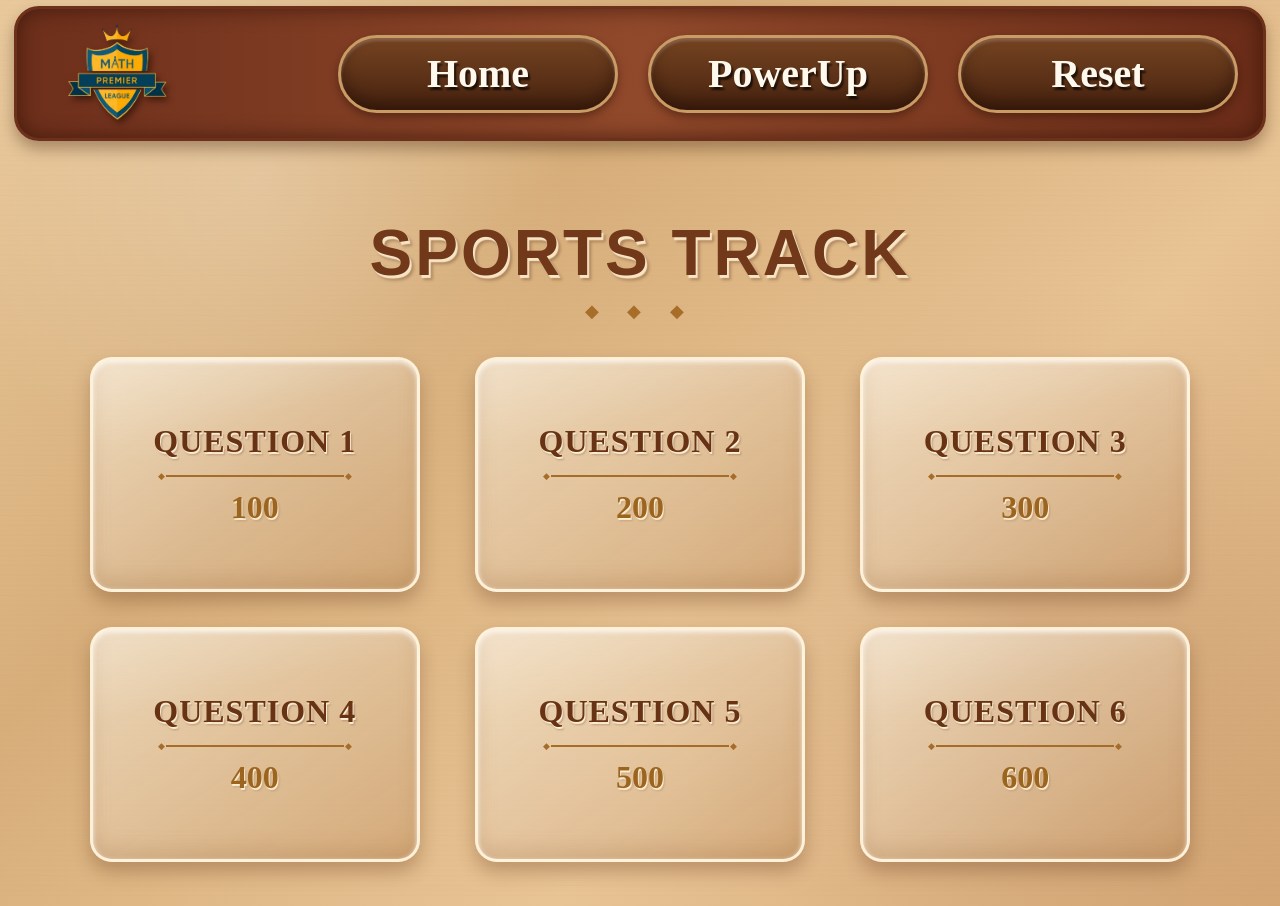
<file: MPL-R3/Questions/Sports.html>
<!DOCTYPE html>
<html lang="en">

<head>

    <meta charset="UTF-8">

    <meta
        name="viewport"
        content="width=device-width, initial-scale=1.0"
    >

    <title>Sports Track | MPL</title>


    <!-- COMMON CSS -->

    <link
        rel="stylesheet"
        href="track.css"
    >

</head>


<body>


    <!-- =================================================
         NAVBAR
    ================================================== -->

    <header class="track-navbar">


        <!-- LOGO -->

        <div class="track-logo">

            <img
                src="../Logo.png"
                alt="MPL Logo"
            >

        </div>


        <!-- NAVIGATION -->

        <nav class="track-navigation">


            <button
                class="track-nav-button"
                id="homeButton"
            >

                Home

            </button>


            <button
                class="track-nav-button"
                id="powerButton"
            >

                PowerUp

                <!-- <span class="power-icon">
                    ⚡
                </span> -->

            </button>


            <button
                class="track-nav-button"
                id="resetButton"
            >

                Reset

                <!-- <span class="reset-icon">
                    ↻
                </span> -->

            </button>


        </nav>

    </header>



    <!-- =================================================
         PAGE TITLE
    ================================================== -->

    <section class="track-header">

        <h1 class="track-title">

            SPORTS TRACK

        </h1>


        <div class="title-decoration">

            ◆ ◆ ◆

        </div>

    </section>



    <!-- =================================================
         QUESTION GRID
    ================================================== -->

    <main class="question-grid">


        <!-- =========================================
             QUESTION 1
        ========================================== -->

        <div
            class="question-card"

            data-track="SPORTS"

            data-question="Which country has won the most FIFA World Cups?"

            data-points="100"

            data-answer="Brazil has won the FIFA World Cup five times."
        >

            <div class="question-name">

                QUESTION 1

            </div>


            <div class="question-divider"></div>


            <div class="question-points">

                100

            </div>

        </div>



        <!-- =========================================
             QUESTION 2
        ========================================== -->

        <div
            class="question-card"

            data-track="SPORTS"

            data-question="Who holds the record for the most Olympic gold medals?"

            data-points="200"

            data-answer="Michael Phelps holds the record with 23 Olympic gold medals."
        >

            <div class="question-name">

                QUESTION 2

            </div>


            <div class="question-divider"></div>


            <div class="question-points">

                200

            </div>

        </div>



        <!-- =========================================
             QUESTION 3
        ========================================== -->

        <div
            class="question-card"

            data-track="SPORTS"

            data-question="Which country hosted the 2016 Summer Olympics?"

            data-points="300"

            data-answer="Brazil hosted the 2016 Summer Olympics in Rio de Janeiro."
        >

            <div class="question-name">

                QUESTION 3

            </div>


            <div class="question-divider"></div>


            <div class="question-points">

                300

            </div>

        </div>



        <!-- =========================================
             QUESTION 4
        ========================================== -->

        <div
            class="question-card"

            data-track="SPORTS"

            data-question="Which team has won the most NBA championships?"

            data-points="400"

            data-answer="The Boston Celtics have won the most NBA championships."
        >

            <div class="question-name">

                QUESTION 4

            </div>


            <div class="question-divider"></div>


            <div class="question-points">

                400

            </div>

        </div>



        <!-- =========================================
             QUESTION 5
        ========================================== -->

        <div
            class="question-card"

            data-track="SPORTS"

            data-question="Who is known as the fastest man in the world?"

            data-points="500"

            data-answer="Usain Bolt is widely known as the fastest man in the world."
        >

            <div class="question-name">

                QUESTION 5

            </div>


            <div class="question-divider"></div>


            <div class="question-points">

                500

            </div>

        </div>



        <!-- =========================================
             QUESTION 6
        ========================================== -->

        <div
            class="question-card"

            data-track="SPORTS"

            data-question="Which country has won the most Cricket World Cups?"

            data-points="600"

            data-answer="Australia has won the Men's Cricket World Cup six times."
        >

            <div class="question-name">

                QUESTION 6

            </div>


            <div class="question-divider"></div>


            <div class="question-points">

                600

            </div>

        </div>


    </main>



    <!-- =================================================
         QUESTION POPUP
    ================================================== -->

    <div
        class="question-popup"
        id="questionPopup"
    >


        <div class="popup-content">


            <!-- CLOSE -->

            <button
                class="close-popup"
                id="closePopup"
            >

                ×

            </button>



            <!-- TRACK -->

            <div
                class="popup-track"
                id="popupTrack"
            >

                SPORTS

            </div>



            <!-- QUESTION -->

            <div
                class="popup-question"
                id="popupQuestion"
            >

                Question

            </div>



            <!-- POINTS -->

            <div
                class="popup-points"
                id="popupPoints"
            >

                100

            </div>



            <!-- ANSWER BUTTON -->

            <button
                class="answer-button"
                id="answerButton"
            >

                SHOW ANSWER

            </button>



            <!-- ANSWER -->

            <div
                class="popup-answer"
                id="popupAnswer"
            >

            </div>


        </div>

    </div>



    <!-- =================================================
         COMMON JS
    ================================================== -->

    <script src="track.js"></script>

</body>

</html>
</file>
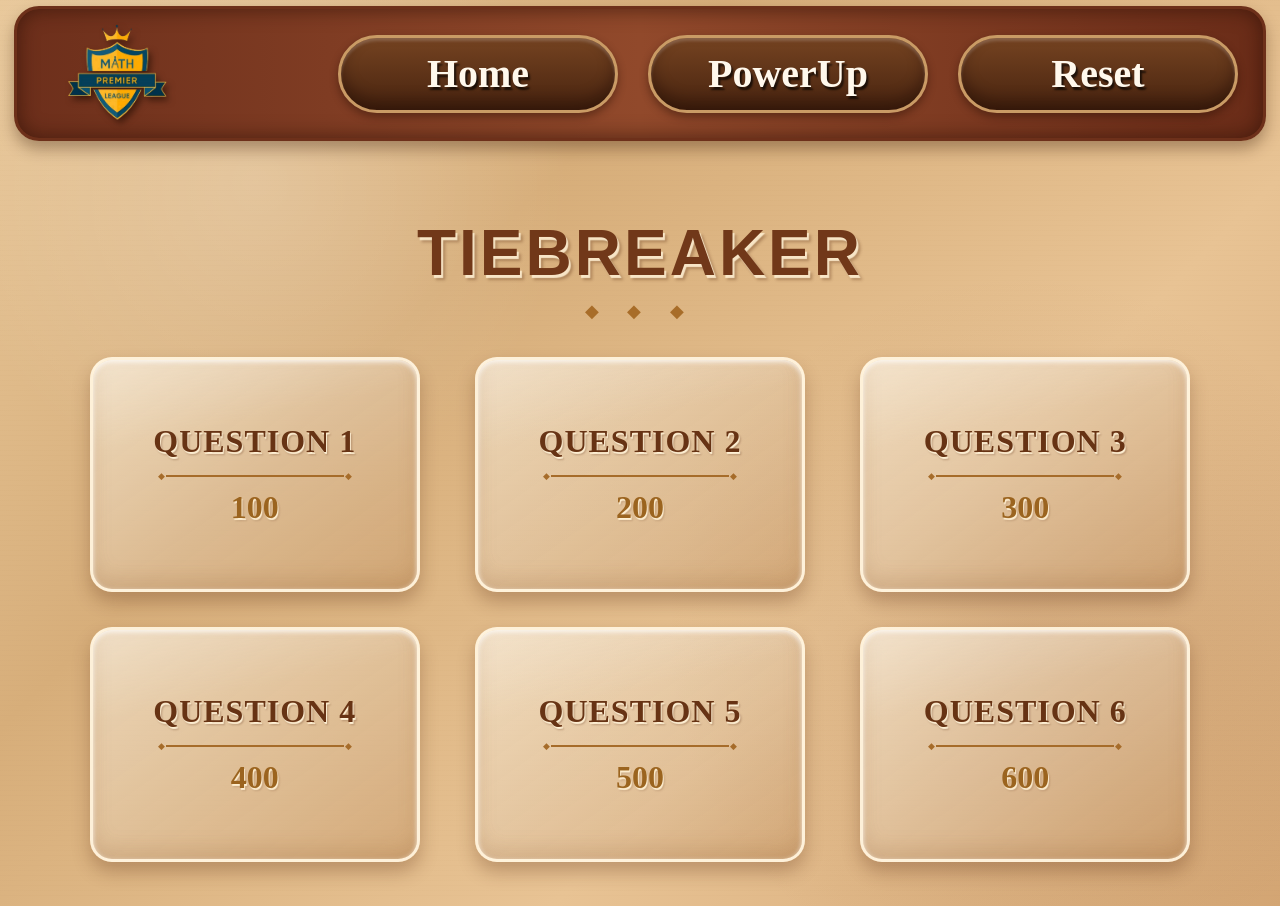
<file: MPL-R3/Questions/Tiebreaker.html>
<!DOCTYPE html>
<html lang="en">

<head>
    <meta charset="UTF-8">

    <meta
        name="viewport"
        content="width=device-width, initial-scale=1.0"
    >

    <title>Tiebreaker | MPL</title>

    <!-- COMMON CSS -->
    <link rel="stylesheet" href="track.css">
</head>


<body>

    <!-- =====================================================
         NAVBAR
    ====================================================== -->

    <header class="track-navbar">

        <!-- LOGO -->

        <div class="track-logo">

            <img
                src="../Logo.png"
                alt="MPL Logo"
            >

        </div>


        <!-- NAVIGATION -->

        <nav class="track-navigation">

            <button
                class="track-nav-button"
                id="homeButton"
            >
                Home
            </button>


            <button
                class="track-nav-button"
                id="powerButton"
            >
                PowerUp

                <!-- <span class="power-icon">
                    ⚡
                </span> -->
            </button>


            <button
                class="track-nav-button"
                id="resetButton"
            >
                Reset

                <!-- <span class="reset-icon">
                    ↻
                </span> -->
            </button>

        </nav>

    </header>



    <!-- =====================================================
         TRACK TITLE
    ====================================================== -->

    <section class="track-header">

        <h1 class="track-title">
            TIEBREAKER
        </h1>

        <div class="title-decoration">
            ◆ ◆ ◆
        </div>

    </section>



    <!-- =====================================================
         TIEBREAKER QUESTION
    ====================================================== -->

    <main class="question-grid">


        <!-- QUESTION 1 -->

        <div
            class="question-card"

            data-track="TIEBREAKER"

            data-question="Which country has won the most FIFA World Cup titles?"

            data-points="100"

            data-answer="Brazil has won the FIFA World Cup five times."
        >

            <div class="question-name">
                QUESTION 1
            </div>

            <div class="question-divider"></div>

            <div class="question-points">
                100
            </div>

        </div>



        <!-- QUESTION 2 -->

        <div
            class="question-card"

            data-track="TIEBREAKER"

            data-question="What is the capital city of Australia?"

            data-points="200"

            data-answer="Canberra."
        >

            <div class="question-name">
                QUESTION 2
            </div>

            <div class="question-divider"></div>

            <div class="question-points">
                200
            </div>

        </div>



        <!-- QUESTION 3 -->

        <div
            class="question-card"

            data-track="TIEBREAKER"

            data-question="Which planet is known as the Red Planet?"

            data-points="300"

            data-answer="Mars."
        >

            <div class="question-name">
                QUESTION 3
            </div>

            <div class="question-divider"></div>

            <div class="question-points">
                300
            </div>

        </div>



        <!-- QUESTION 4 -->

        <div
            class="question-card"

            data-track="TIEBREAKER"

            data-question="Who painted the Mona Lisa?"

            data-points="400"

            data-answer="Leonardo da Vinci."
        >

            <div class="question-name">
                QUESTION 4
            </div>

            <div class="question-divider"></div>

            <div class="question-points">
                400
            </div>

        </div>



        <!-- QUESTION 5 -->

        <div
            class="question-card"

            data-track="TIEBREAKER"

            data-question="What is the largest ocean on Earth?"

            data-points="500"

            data-answer="The Pacific Ocean."
        >

            <div class="question-name">
                QUESTION 5
            </div>

            <div class="question-divider"></div>

            <div class="question-points">
                500
            </div>

        </div>



        <!-- QUESTION 6 -->

        <div
            class="question-card"

            data-track="TIEBREAKER"

            data-question="Which is the only mammal capable of true sustained flight?"

            data-points="600"

            data-answer="The bat."
        >

            <div class="question-name">
                QUESTION 6
            </div>

            <div class="question-divider"></div>

            <div class="question-points">
                600
            </div>

        </div>

    </main>



    <!-- =====================================================
         QUESTION POPUP
    ====================================================== -->

    <div
        class="question-popup"
        id="questionPopup"
    >

        <div class="popup-content">


            <!-- CLOSE BUTTON -->

            <button
                class="close-popup"
                id="closePopup"
            >
                ×
            </button>


            <!-- TRACK NAME -->

            <div
                class="popup-track"
                id="popupTrack"
            >
                TIEBREAKER
            </div>


            <!-- QUESTION -->

            <div
                class="popup-question"
                id="popupQuestion"
            >
                Question
            </div>


            <!-- POINTS -->

            <div
                class="popup-points"
                id="popupPoints"
            >
                100
            </div>


            <!-- SHOW ANSWER -->

            <button
                class="answer-button"
                id="answerButton"
            >
                SHOW ANSWER
            </button>


            <!-- ANSWER -->

            <div
                class="popup-answer"
                id="popupAnswer"
            >
            </div>

        </div>

    </div>



    <!-- =====================================================
         COMMON JS
    ====================================================== -->

    <script src="track.js"></script>

</body>

</html>
</file>
<file: style.css>
/* =====================================================
   RESET
===================================================== */

* {
    margin: 0;
    padding: 0;
    box-sizing: border-box;
}


/* =====================================================
   BODY
===================================================== */

body {

    min-height: 100vh;

    background-color: #d9eeee;

    color: #101010;

    font-family: "Comic Neue", cursive;

    overflow-x: hidden;

}


/* =====================================================
   HALFTONE BACKGROUND
===================================================== */

body::before {

    content: "";

    position: fixed;

    inset: 0;

    pointer-events: none;

    opacity: 0.35;

    background-image:
        radial-gradient(
            circle,
            #7d999b 2px,
            transparent 2.5px
        );

    background-size: 22px 22px;

    mask-image:
        linear-gradient(
            90deg,
            black,
            transparent 70%
        );

    z-index: -2;
}


/* =====================================================
   LIGHT CENTER
===================================================== */

body::after {

    content: "";

    position: fixed;

    width: 900px;
    height: 650px;

    left: 50%;
    top: 50%;

    transform: translate(-50%, -45%);

    background:

        radial-gradient(
            ellipse,
            rgba(255,255,255,0.55),
            transparent 70%
        );

    pointer-events: none;

    z-index: -1;
}


/* =====================================================
   HEADER
===================================================== */

.topbar {

    width: 100%;

    min-height: 125px;

    padding: 18px 28px;

    display: flex;

    align-items: center;

    gap: 36px;

    border-bottom: 3px solid #111;

    background: rgba(218,239,239,0.82);

    position: relative;

    z-index: 20;
}


/* =====================================================
   LOGO
===================================================== */

.logo {

    text-decoration: none;

    flex-shrink: 0;
}


.logo-shield {

    width: 92px;
    height: 100px;

    background: #ffffff;

    border: 4px solid #111;

    clip-path: polygon(
        50% 0%,
        95% 22%,
        88% 78%,
        50% 100%,
        12% 78%,
        5% 22%
    );

    display: flex;

    flex-direction: column;

    justify-content: center;

    align-items: center;

    box-shadow:
        5px 6px 0 #111;

    transform: rotate(-2deg);

}


.crown {

    font-size: 19px;

    color: #e5b52d;

    margin-bottom: 3px;
}


.logo-text {

    text-align: center;

    font-family: Georgia, serif;

    font-weight: bold;

    font-size: 9px;

    line-height: 1.15;

}


/* =====================================================
   HEADER BUTTONS
===================================================== */

.nav-button {

    text-decoration: none;

    color: #111;

    font-size: 21px;

    font-weight: bold;

    white-space: nowrap;

    display: flex;

    justify-content: center;

    align-items: center;

    height: 58px;

    padding: 0 30px;

    border: 4px solid #111;

    border-radius: 20px;

    box-shadow:
        5px 6px 0 #111;

    transition:
        transform 0.2s ease,
        box-shadow 0.2s ease;
}


.nav-button:hover {

    transform:
        translate(3px, 3px);

    box-shadow:
        2px 3px 0 #111;

}

.controls{
    display:flex;
    margin-left:auto;
    gap:20px;
}


/* HOME VIEW */

.home {

    background: #ffe36b;

    min-width: 175px;

}


/* POWER UP */

.powerup {

    background: #63dce1;

    min-width: 225px;

}


/* RESET */

.reset {

    background: #b9ff72;

    min-width: 125px;

}


/* =====================================================
   NOTICE
===================================================== */

/* .notice {

    height: 53px;

    flex: 1;

    max-width: 680px;

    min-width: 300px;

    display: flex;

    align-items: center;

    justify-content: center;

    text-align: center;

    padding: 0 20px;

    background: #ffe76d;

    border: 3px solid #111;

    border-radius: 20px;

    box-shadow:
        4px 5px 0 #111;

    font-size: 17px;

    font-weight: bold;

} */


/* =====================================================
   HERO
===================================================== */

.hero {

    text-align: center;

    padding-top: 50px;

    margin-bottom: 35px;

    position: relative;

}


.hero h1 {

    font-family: "Patrick Hand", cursive;

    font-size: clamp(
        60px,
        7vw,
        95px
    );

    line-height: 0.9;

    font-weight: 400;

    letter-spacing: 2px;

}


.hero h1 span:first-child {

    color: #111;

}


.hero .tracks {

    color: #3f91cf;

    margin-left: 12px;

}


/* =====================================================
   TITLE UNDERLINE
===================================================== */

.underline {

    width: 380px;

    height: 6px;

    background: #111;

    border-radius: 50%;

    margin: 14px auto 0;

    transform: rotate(-1deg);

    position: relative;

}


.underline::after {

    content: "";

    position: absolute;

    width: 120px;

    height: 5px;

    background: #3f91cf;

    right: 25px;

    top: 6px;

    border-radius: 50%;

}


/* =====================================================
   TRACK GRID
===================================================== */

.tracks-grid {

    width: min(
        1400px,
        90%
    );

    margin: 0 auto 60px;

    display: grid;

    grid-template-columns:
        repeat(4, 1fr);

    gap: 35px 30px;

}


/* =====================================================
   TRACK CARD
===================================================== */

.track-card {

    height: 265px;

    position: relative;

    text-decoration: none;

    color: #111;

    background:

        radial-gradient(
            circle at 20% 20%,
            rgba(70,160,180,0.10) 2px,
            transparent 3px
        );

    background-size: 18px 18px;

    background-color: rgba(
        248,
        252,
        249,
        0.82
    );

    border: 3px solid #111;

    border-radius: 25px;

    box-shadow:
        5px 7px 0 #111;

    display: flex;

    flex-direction: column;

    align-items: center;

    justify-content: center;

    overflow: hidden;

    transition:
        transform 0.25s ease,
        box-shadow 0.25s ease;
}


/* =====================================================
   CARD HOVER
===================================================== */

.track-card:hover {

    transform:
        translateY(-8px)
        rotate(-1deg);

    box-shadow:
        8px 12px 0 #111;

}


.track-card:active {

    transform:
        translate(3px, 5px);

    box-shadow:
        2px 3px 0 #111;

}


/* =====================================================
   ICON
===================================================== */

.track-icon {

    font-size: 82px;

    line-height: 1;

    margin-bottom: 22px;

    filter:
        drop-shadow(
            2px 3px 0 rgba(0,0,0,0.18)
        );

    transition:
        transform 0.25s ease;
}


.track-card:hover .track-icon {

    transform:
        scale(1.12)
        rotate(-4deg);

}


/* =====================================================
   SPECIAL MATH ICON
===================================================== */

.math-symbol {

    font-family: Georgia, serif;

    font-size: 100px;

    color: #57cbd0;

    font-weight: bold;

}


/* =====================================================
   MUSIC ICON
===================================================== */

.music-symbol {

    font-size: 105px;

    color: #ee5c91;

    font-weight: bold;

}


/* =====================================================
   LIGHTNING
===================================================== */

.lightning {

    color: #f15b42;

    font-size: 95px;

}


/* =====================================================
   CARD TITLE
===================================================== */

.track-card h2 {

    font-family: "Patrick Hand", cursive;

    font-size: 32px;

    font-weight: 400;

    letter-spacing: 1px;

    text-align: center;

}


/* =====================================================
   SPEED LINES
===================================================== */

.speed-lines {

    position: absolute;

    right: 28px;

    top: 50%;

    transform: translateY(-50%);

    display: flex;

    flex-direction: column;

    gap: 7px;

}


.speed-lines span {

    display: block;

    width: 22px;

    height: 3px;

    background: #111;

    border-radius: 10px;

    transform: rotate(-35deg);

}


.speed-lines span:nth-child(2) {

    width: 15px;

    transform: rotate(-10deg);

}


.speed-lines span:nth-child(3) {

    width: 10px;

    transform: rotate(25deg);

}


/* =====================================================
   CARD COLORS
===================================================== */

.sports .track-icon {

    color: #f7c536;

}


.movies .track-icon {

    color: #56b9d4;

}


.memes .track-icon {

    color: #f2c532;

}


.tiebreaker .track-icon {

    color: #f2bd36;

}


.maths .track-icon {

    color: #4fc6cb;

}


.songs .track-icon {

    color: #ed5a91;

}


.games .track-icon {

    color: #4daed3;

}


.rapid .track-icon {

    color: #ef634b;

}


/* =====================================================
   DOODLES
===================================================== */

.doodle {

    position: fixed;

    pointer-events: none;

    font-size: 65px;

    z-index: 0;

}


.doodle-left {

    left: 7%;

    top: 190px;

    transform: rotate(-25deg);

}


.doodle-right {

    right: 7%;

    top: 190px;

    font-size: 45px;

}


/* =====================================================
   PAPER PLANE
===================================================== */

.paper-plane {

    position: fixed;

    right: 28%;

    top: 130px;

    font-size: 80px;

    color: #ff932f;

    transform:
        rotate(-20deg);

    text-shadow:
        3px 3px 0 #111;

    z-index: 0;

}


/* =====================================================
   SCRIBBLES
===================================================== */

.scribble {

    position: fixed;

    font-size: 75px;

    font-weight: bold;

    pointer-events: none;

}


.scribble-1 {

    left: 4%;

    bottom: 160px;

    transform: rotate(20deg);

}


.scribble-2 {

    right: 5%;

    bottom: 160px;

    transform: rotate(-20deg);

}


/* =====================================================
   TABLET
===================================================== */

@media (max-width: 1100px) {

    .topbar {

        gap: 18px;

        padding: 15px 20px;

    }

    /* .notice {

        font-size: 14px;

        min-width: 220px;

    } */

    .nav-button {

        padding: 0 20px;

        font-size: 17px;

    }

    .tracks-grid {

        grid-template-columns:
            repeat(2, 1fr);

    }

}


/* =====================================================
   MOBILE
===================================================== */

@media (max-width: 700px) {

    .topbar {

        flex-wrap: wrap;

        justify-content: center;

        min-height: auto;

    }

    .logo {

        width: 100%;

        display: flex;

        justify-content: center;

    }

    /* .notice {

        order: 5;

        width: 100%;

        max-width: none;

    } */

    .nav-button {

        height: 48px;

        font-size: 15px;

        padding: 0 16px;

    }

    .home {

        min-width: 120px;

    }

    .powerup {

        min-width: 160px;

    }

    .reset {

        min-width: 100px;

    }

    .hero {

        padding-top: 35px;

    }

    .hero h1 {

        font-size: 58px;

    }

    .hero h1 span {

        display: block;

    }

    .hero .tracks {

        margin-left: 0;

    }

    .underline {

        width: 230px;

    }

    .tracks-grid {

        width: 92%;

        grid-template-columns: 1fr;

        gap: 25px;

    }

    .track-card {

        height: 220px;

    }

    .paper-plane {

        display: none;

    }

    .doodle {

        display: none;

    }

}


/* =====================================================
   SMALL MOBILE
===================================================== */

@media (max-width: 400px) {

    .nav-button {

        font-size: 13px;

        padding: 0 12px;

    }

    .hero h1 {

        font-size: 48px;

    }

    .track-card {

        height: 200px;

    }

    .track-icon {

        font-size: 65px;

    }

    .track-card h2 {

        font-size: 28px;

    }

}
</file>
<file: MPL-R3/style.css>
/* =========================================
   GLOBAL
========================================= */

* {
    margin: 0;
    padding: 0;
    box-sizing: border-box;
}

body {
    min-height: 100vh;

    font-family: Georgia, "Times New Roman", serif;

    overflow-x: hidden;

    color: #3d2418;

    /* parchment background */
    background:
        radial-gradient(
            circle at 20% 20%,
            rgba(255,255,255,0.25),
            transparent 25%
        ),
        radial-gradient(
            circle at 80% 70%,
            rgba(100,45,15,0.12),
            transparent 35%
        ),
        linear-gradient(
            135deg,
            #e7c79c,
            #cfa579,
            #e4c294,
            #d3aa7d
        );

    position: relative;
}


/* Paper texture */

body::before {
    content: "";

    position: fixed;
    inset: 0;

    pointer-events: none;

    opacity: 0.25;

    background-image:
        repeating-linear-gradient(
            0deg,
            transparent,
            transparent 3px,
            rgba(80,40,15,0.05) 4px
        );

    z-index: -1;
}


/* =========================================
   TOP NAVBAR
========================================= */

.topbar {

    height: 135px;

    margin: 12px 12px 0;

    padding: 18px 22px;

    display: grid;

    grid-template-columns: 120px 1fr 1.2fr 1fr;

    gap: 30px;

    align-items: center;

    border-radius: 25px;

    border: 3px solid #71321d;

    background:
        linear-gradient(
            90deg,
            #77351f,
            #9c5636,
            #6e2c1b
        );

    box-shadow:
        inset 0 0 20px rgba(0,0,0,0.45),
        0 8px 15px rgba(55,25,10,0.35);
}


/* =========================================
   LOGO
========================================= */

.logo {

    height: 100px;

    display: flex;

    flex-direction: column;

    justify-content: center;

    align-items: center;

    position: relative;

    color: #f5dba8;

    text-shadow:
        2px 2px 2px #2b1209;
}

/* .crown {
    font-size: 25px;
    margin-bottom: -8px;
}

.logo-main {
    font-size: 17px;
    font-weight: bold;
}

.logo-small {
    font-size: 11px;
}

.logo-ribbon {
    background: #273452;
    color: white;

    padding: 3px 15px;

    font-size: 10px;

    border-radius: 3px;

    margin-top: 2px;
} */


/* =========================================
   NAV BUTTONS
========================================= */

.nav-btn {

    height: 78px;

    border-radius: 40px;

    cursor: pointer;

    color: #eee;

    font-family: Georgia, serif;

    font-size: 42px;

    font-weight: bold;

    letter-spacing: 1px;

    position: relative;

    transition: 0.3s;

    text-shadow:
        2px 3px 3px #111;

    padding: 0px 30px 0px 30px;

}


/* Home */

.home-btn {

    background:
        linear-gradient(
            #9b623b,
            #452513
        );

    border: 4px solid #c99667;

    box-shadow:
        inset 0 0 20px #241006;
}


/* PowerUp */

.power-btn {
    background:
        linear-gradient(
            #9b623b,
            #452513
        );

    border: 4px solid #c99667;

    box-shadow:
        inset 0 0 20px #241006;
}

.power-btn b {
    color: #d964ff;
    margin-left: 20px;
}


/* Reset */

.reset-btn {

    background:
        linear-gradient(
            #9b623b,
            #452513
        );

    border: 4px solid #c99667;

    box-shadow:
        inset 0 0 20px #241006;
}

.reset-btn b {
    margin-left: 25px;
}


/* Nav hover */

.nav-btn:hover {

    transform: translateY(-3px) scale(1.02);

    filter: brightness(1.15);

}

.buttons {
    display: flex;
    flex-direction: row;
    align-items: center;
    gap: 20px;

    width: max-content;

    grid-column: 3 / -1;
    justify-self: end;
}



/* =====================================================
   DOODLES
===================================================== */

.doodle {

    position: fixed;

    pointer-events: none;

    font-size: 65px;

    z-index: 0;

}


.doodle-left {

    left: 2%;

    top: 400px;

    transform: rotate(-25deg);

}


.doodle-right {

    right: 2%;

    top: 350px;

    font-size: 45px;

}

.image-movie{
    position: fixed; 
  left: 0 !important;
  top: 80%;
  transform: translateY(-50%) rotate(-12deg);
  transform-origin: left center;
  
  /* Removes white background */
  mix-blend-mode: multiply;
  
  /* Responsive width */
  width: 25vw;
  height: auto;
  z-index: 0;
}


/* =====================================================
   PAPER PLANE
===================================================== */

.paper-plane {

    position: fixed;

    right: 45%;

    top: 250px;

    font-size: 80px;

    color: #c56002;

    transform:
        rotate(-20deg);

    text-shadow:
        3px 3px 0 #111;

    z-index: 0;

}


/* =====================================================
   SCRIBBLES
===================================================== */

.scribble {

    position: fixed;

    font-size: 75px;

    font-weight: bold;

    pointer-events: none;

}


.scribble-1 {

    left: 4%;

    bottom: 160px;

    transform: rotate(20deg);

}


.scribble-2 {

    right: 5%;

    bottom: 160px;

    transform: rotate(-20deg);

}


/* =========================================
   HERO
========================================= */

.hero {

    min-height: 180px;

    display: flex;

    justify-content: center;

    align-items: center;

    position: relative;

    text-align: center;
}

/* .flags{
    mix-blend-mode: multiply;
    filter: contrast(1.2);
    height: 200px;
    z-index: 1;
} */
.left-flag{
    position: fixed; 
  left: 0 !important;
  top: 30%;
  transform: translateY(-50%) rotate(-12deg);
  transform-origin: left center;
  
  /* Removes white background */
  mix-blend-mode: multiply;
  
  /* Responsive width */
  width: 25vw;
  height: auto;
  z-index: 0;
}
.right-flag{
    position: fixed; 
  right: 0 !important; /* Locks it to the extreme right edge */
  top: 30%;
  transform: translateY(-50%) rotate(12deg); /* Positive angle tilts it toward the right side */
  transform-origin: right center;            /* Anchors the rotation to the right edge */
  
  /* Removes white background */
  mix-blend-mode: multiply;
  
  /* Responsive sizing */
  width: 25vw;
  height: auto;
  z-index: 0;
}

.hero h1 {

    font-family: Arial, sans-serif;

    font-size: clamp(50px, 6vw, 80px);

    color: #f4f0e9;

    letter-spacing: 3px;

    text-shadow:
        3px 4px 3px #684832,
        0 0 5px white;

    z-index: 2;
}


.math-decoration {

    position: absolute;

    font-size: 45px;

    font-family: "Times New Roman", serif;

    color: rgba(52, 27, 18, .75);

    letter-spacing: 20px;
}

.math-decoration.left {
    left: 25px;
    top: 20px;
}

.math-decoration.right {
    right: 30px;
    top: 30px;
}


/* =========================================
   CARDS GRID
========================================= */

.tracks {

    width: 86%;

    max-width: 1450px;

    margin: 0 auto 60px;

    display: grid;

    grid-template-columns: repeat(4, 1fr);

    gap: 40px;

}


/* =========================================
   GLASS CARDS
========================================= */

a{
    text-decoration: none;
}

.track-card {

    height: 260px;

    border-radius: 28px;

    border: 3px solid rgba(255,255,255,.65);

    background:
        linear-gradient(
            135deg,
            rgba(255,255,255,.30),
            rgba(125,80,45,.22)
        );

    backdrop-filter: blur(4px);

    -webkit-backdrop-filter: blur(4px);

    box-shadow:

        inset 0 2px 2px rgba(255,255,255,.8),

        inset 0 -5px 15px rgba(90,45,20,.2),

        0 10px 20px rgba(70,35,15,.25);

    display: flex;

    flex-direction: column;

    justify-content: center;

    align-items: center;

    cursor: pointer;

    position: relative;

    overflow: hidden;

    transition:
        transform .35s ease,
        box-shadow .35s ease,
        background .35s ease;
}


/* Glass shine */

.track-card::before {

    content: "";

    position: absolute;

    width: 130%;

    height: 45%;

    top: -20%;

    left: -20%;

    transform: rotate(-12deg);

    background:
        linear-gradient(
            rgba(255,255,255,.3),
            transparent
        );

    pointer-events: none;
}


/* Card hover */

.track-card:hover {

    transform:
        translateY(-10px)
        scale(1.025);

    box-shadow:

        inset 0 2px 2px white,

        0 20px 35px rgba(66,30,10,.4),

        0 0 20px rgba(255,220,170,.5);
}


/* =========================================
   CARD ICON
========================================= */

.icon {

    font-size: 82px;

    height: 115px;

    display: flex;

    align-items: center;

    justify-content: center;

    filter:
        drop-shadow(4px 5px 3px rgba(60,25,10,.45));

    transition: transform .3s;
}


.track-card:hover .icon {

    transform:
        translateY(-7px)
        rotate(-3deg)
        scale(1.1);
}


.math-icon {

    font-size: 105px;

    font-family: "Times New Roman", serif;

    font-weight: bold;

    color: #777;

    text-shadow:
        2px 3px 2px #eee,
        4px 5px 4px #444;
}


.lightning {

    color: #f5c34c;

    text-shadow:
        3px 4px 2px #76521d;
}


/* =========================================
   CARD TITLE
========================================= */

.track-card h2 {

    font-size: 30px;

    letter-spacing: 1px;

    color: #814407;

    text-shadow:

        2px 2px 1px #fff0da,

        3px 4px 3px rgba(50,25,10,.65);

}


/* =========================================
   POPUP
========================================= */

.popup {

    position: fixed;

    inset: 0;

    display: none;

    justify-content: center;

    align-items: center;

    background: rgba(25,12,5,.65);

    backdrop-filter: blur(5px);

    z-index: 100;
}


.popup.active {

    display: flex;

    animation: fadeIn .3s ease;
}


.popup-box {

    width: min(500px, 90%);

    padding: 45px;

    text-align: center;

    border-radius: 30px;

    background:
        linear-gradient(
            135deg,
            #e8c89e,
            #b88259
        );

    border: 4px solid #f2d9b3;

    box-shadow:
        0 25px 60px rgba(0,0,0,.6),
        inset 0 0 20px rgba(80,35,10,.4);

    position: relative;

    animation: popup .4s ease;
}


.popup-box > div {

    font-size: 80px;

    margin-bottom: 10px;
}


.popup-box h2 {

    font-size: 40px;

    color: #4a2819;

    margin-bottom: 15px;
}


.popup-box p {

    font-size: 20px;

    margin-bottom: 25px;

    color: #5d3824;
}


/* Close */

.close {

    position: absolute;

    right: 20px;

    top: 15px;

    border: none;

    background: transparent;

    font-size: 35px;

    cursor: pointer;

    color: #4b2717;
}


/* Start */

.start-btn {

    padding: 14px 35px;

    border-radius: 30px;

    border: 3px solid #dec08e;

    background:
        linear-gradient(
            #764529,
            #35190e
        );

    color: white;

    font-size: 18px;

    font-weight: bold;

    cursor: pointer;

    box-shadow: 0 5px 10px rgba(0,0,0,.4);

    transition: .25s;
}


.start-btn:hover {

    transform: scale(1.06);

    filter: brightness(1.2);
}


/* =========================================
   ANIMATIONS
========================================= */

@keyframes fadeIn {

    from {
        opacity: 0;
    }

    to {
        opacity: 1;
    }
}


@keyframes popup {

    from {
        transform: scale(.7) translateY(40px);
        opacity: 0;
    }

    to {
        transform: scale(1) translateY(0);
        opacity: 1;
    }
}


/* =========================================
   RESPONSIVE
========================================= */

@media (max-width: 1100px) {

    .topbar {

        grid-template-columns:
            100px 1fr 1fr 1fr;

        gap: 12px;
    }

    .nav-btn {
        font-size: 28px;
    }

    .tracks {
        grid-template-columns: repeat(2, 1fr);
    }
}


@media (max-width: 650px) {

    .topbar {

        height: auto;

        grid-template-columns: 1fr 1fr;

        padding: 12px;

        gap: 10px;
    }

    .logo {
        grid-column: span 2;
    }

    .nav-btn {
        height: 60px;
        font-size: 22px;
    }

    .hero {
        min-height: 130px;
    }

    .hero h1 {
        font-size: 42px;
    }

    .math-decoration {
        display: none;
    }

    .tracks {

        width: 92%;

        grid-template-columns: 1fr;

        gap: 25px;
    }

    .track-card {
        height: 230px;
    }
}
</file>
<file: Questions/Games.css>
/* =====================================================
   RESET
===================================================== */

* {
    margin: 0;
    padding: 0;
    box-sizing: border-box;
}


/* =====================================================
   BODY
===================================================== */

body {

    min-height: 100vh;

    background-color: #d9eeee;

    color: #111;

    font-family: "Comic Neue", cursive;

    overflow-x: hidden;

}


/* =====================================================
   HALFTONE BACKGROUND
===================================================== */

body::before {

    content: "";

    position: fixed;

    inset: 0;

    pointer-events: none;

    opacity: 0.35;

    background-image:

        radial-gradient(
            circle,
            #7d999b 2px,
            transparent 2.5px
        );

    background-size: 22px 22px;

    z-index: -2;

}


/* =====================================================
   CENTER LIGHT
===================================================== */

body::after {

    content: "";

    position: fixed;

    width: 1000px;

    height: 700px;

    left: 50%;

    top: 50%;

    transform: translate(-50%, -45%);

    background:

        radial-gradient(
            ellipse,
            rgba(255,255,255,0.55),
            transparent 70%
        );

    pointer-events: none;

    z-index: -1;

}


/* =====================================================
   HEADER
===================================================== */

.topbar {

    width: 100%;

    min-height: 125px;

    padding: 18px 35px;

    display: flex;

    align-items: center;

    gap: 55px;

    border-bottom: 3px solid #111;

    background: rgba(
        218,
        239,
        239,
        0.85
    );

}


/* =====================================================
   LOGO
===================================================== */

.logo {

    text-decoration: none;

    margin-right: auto;

}


.logo-shield {

    width: 82px;

    height: 90px;

    background: white;

    border: 4px solid #111;

    clip-path: polygon(
        50% 0%,
        95% 22%,
        88% 78%,
        50% 100%,
        12% 78%,
        5% 22%
    );

    display: flex;

    flex-direction: column;

    justify-content: center;

    align-items: center;

    box-shadow:
        4px 5px 0 #111;

}


.crown {

    color: #e8bd36;

    font-size: 18px;

}


.logo-text {

    text-align: center;

    font-family: Georgia, serif;

    font-size: 8px;

    font-weight: bold;

    line-height: 1.1;

}


/* =====================================================
   NAVIGATION
===================================================== */

.nav-link {

    text-decoration: none;

    color: #111;

    background: transparent;

    border: none;

    font-family: "Comic Neue", cursive;

    font-size: 21px;

    font-weight: bold;

    cursor: pointer;

    transition:
        transform 0.2s ease;

}


.nav-link:hover {

    transform:
        translateY(-3px);

}


.reset-btn {

    padding: 0;

}


/* =====================================================
   HERO
===================================================== */

.hero {

    text-align: center;

    padding-top: 50px;

    margin-bottom: 45px;

}


.hero h1 {

    font-family: "Patrick Hand", cursive;

    font-size: clamp(
        60px,
        7vw,
        92px
    );

    font-weight: 400;

    letter-spacing: 2px;

}


.black {

    color: #111;

}


.blue {

    color: #3f91cf;

    margin-left: 12px;

}


/* =====================================================
   TITLE UNDERLINE
===================================================== */

.underline {

    width: 380px;

    height: 5px;

    background: #111;

    border-radius: 50%;

    margin: 12px auto 0;

    transform: rotate(-1deg);

    position: relative;

}


.underline::after {

    content: "";

    position: absolute;

    width: 120px;

    height: 4px;

    right: 0;

    top: 7px;

    background: #3f91cf;

    border-radius: 50%;

}


/* =====================================================
   QUESTION GRID
===================================================== */

.questions-grid {

    width: min(
        1400px,
        90%
    );

    margin: auto;

    padding-bottom: 70px;

    display: grid;

    grid-template-columns:
        repeat(3, 1fr);

    gap: 40px 50px;

}


/* =====================================================
   CARD CONTAINER

   IMPORTANT:
   perspective creates the 3D effect.
===================================================== */

.card-container {

    height: 285px;

    perspective: 1200px;

    cursor: pointer;

}


/* =====================================================
   CARD

   THIS ELEMENT ROTATES.
===================================================== */

.question-card {

    position: relative;

    width: 100%;

    height: 100%;

    transform-style: preserve-3d;

    transition:
        transform 0.8s cubic-bezier(
            0.4,
            0.2,
            0.2,
            1
        );

}


/* =====================================================
   WHEN JS ADDS .flipped
===================================================== */

.question-card.flipped {

    transform:
        rotateY(180deg);

}


/* =====================================================
   BOTH SIDES
===================================================== */

.card-face {

    position: absolute;

    inset: 0;

    width: 100%;

    height: 100%;

    border: 3px solid #111;

    border-radius: 25px;

    backface-visibility: hidden;

    -webkit-backface-visibility: hidden;

    box-shadow:
        5px 7px 0 #111;

    display: flex;

    flex-direction: column;

    align-items: center;

    justify-content: center;

    overflow: hidden;

}


/* =====================================================
   CARD DOT PATTERN
===================================================== */

.card-face::before {

    content: "";

    position: absolute;

    inset: 0;

    background-image:

        radial-gradient(
            circle,
            rgba(80,140,145,0.16) 2px,
            transparent 2.5px
        );

    background-size: 20px 20px;

    opacity: 0.65;

    pointer-events: none;

}


/* =====================================================
   FRONT
===================================================== */

.card-front {

    background-color:
        rgba(
            248,
            252,
            249,
            0.9
        );

    z-index: 2;

}


/* =====================================================
   QUESTION NUMBER
===================================================== */

.question-number {

    position: relative;

    z-index: 2;

    font-family: "Patrick Hand", cursive;

    font-size: 42px;

    font-weight: 400;

    letter-spacing: 1px;

    text-align: center;

}


/* =====================================================
   POINTS
===================================================== */

.points {

    position: relative;

    z-index: 2;

    margin-top: 15px;

    font-family: "Patrick Hand", cursive;

    font-size: 35px;

    color: #3f91cf;

}


/* =====================================================
   BACK SIDE
===================================================== */

.card-back {

    background:

        linear-gradient(
            135deg,
            #ffffff,
            #e8f5f4
        );

    transform:
        rotateY(180deg);

    padding: 35px;

    text-align: center;

}


/* =====================================================
   QUESTION
===================================================== */

.question-text {

    position: relative;

    z-index: 2;

    font-family: "Comic Neue", cursive;

    font-size: 26px;

    line-height: 1.35;

    font-weight: bold;

    max-width: 90%;

}


/* =====================================================
   BACK SIDE SMALL DECORATION
===================================================== */

.card-back::after {

    content: "?";

    position: absolute;

    right: 20px;

    bottom: 5px;

    font-family: "Patrick Hand", cursive;

    font-size: 100px;

    color: rgba(
        63,
        145,
        207,
        0.12
    );

    transform: rotate(-10deg);

}


/* =====================================================
   HOVER EFFECT
===================================================== */

.card-container:hover
.question-card:not(.flipped) {

    transform:
        translateY(-7px)
        rotateZ(-1deg);

}


/* =====================================================
   FLIPPED CARD HOVER
===================================================== */

.card-container:hover
.question-card.flipped {

    transform:
        rotateY(180deg)
        translateY(-7px);

}


/* =====================================================
   ACTIVE
===================================================== */

.card-container:active {

    transform:
        scale(0.98);

}


/* =====================================================
   RESPONSIVE - TABLET
===================================================== */

@media (max-width: 1050px) {

    .questions-grid {

        grid-template-columns:
            repeat(2, 1fr);

        gap: 35px;

    }


    .topbar {

        gap: 30px;

    }

}


/* =====================================================
   RESPONSIVE - MOBILE
===================================================== */

@media (max-width: 700px) {

    .topbar {

        min-height: auto;

        padding: 15px 20px;

        gap: 20px;

    }


    .logo {

        width: 100%;

        display: flex;

        justify-content: center;

    }


    .nav-link {

        font-size: 16px;

    }


    .hero {

        padding-top: 35px;

        margin-bottom: 30px;

    }


    .hero h1 {

        font-size: 55px;

    }


    .hero h1 span {

        display: block;

    }


    .blue {

        margin-left: 0;

    }


    .underline {

        width: 250px;

    }


    .questions-grid {

        grid-template-columns: 1fr;

        width: 90%;

        gap: 30px;

    }


    .card-container {

        height: 240px;

    }


    .question-number {

        font-size: 36px;

    }


    .points {

        font-size: 30px;

    }


    .question-text {

        font-size: 22px;

    }

}


/* =====================================================
   SMALL MOBILE
===================================================== */

@media (max-width: 400px) {

    .hero h1 {

        font-size: 48px;

    }


    .card-container {

        height: 220px;

    }


    .question-number {

        font-size: 32px;

    }


    .question-text {

        font-size: 20px;

    }

}
</file>
<file: MPL-R3/Questions/track.css>
/* =========================================================
   COMMON TRACK PAGE CSS
   Used by:
   sports.html
   movies.html
   memes.html
   maths.html
   songs.html
   games.html
   tiebreaker.html
   rapid-fire.html
========================================================= */


/* =========================================================
   RESET
========================================================= */

* {
    margin: 0;
    padding: 0;
    box-sizing: border-box;
}


/* =========================================================
   BODY
========================================================= */

body {
    min-height: 100vh;

    font-family:
        Georgia,
        "Times New Roman",
        serif;

    color: #603016;

    background:
        radial-gradient(
            circle at 20% 20%,
            rgba(255, 255, 255, 0.18),
            transparent 25%
        ),

        radial-gradient(
            circle at 80% 70%,
            rgba(110, 55, 20, 0.12),
            transparent 30%
        ),

        linear-gradient(
            135deg,
            #e9c99c,
            #d7ae7a,
            #e8c394,
            #d3a573
        );

    overflow-x: hidden;
}


/* =========================================================
   SUBTLE PAPER TEXTURE
========================================================= */

body::before {
    content: "";

    position: fixed;
    inset: 0;

    pointer-events: none;

    opacity: 0.12;

    background:
        repeating-linear-gradient(
            0deg,
            transparent 0px,
            transparent 4px,
            rgba(80, 40, 15, 0.1) 5px
        );

    z-index: -1;
}


/* =========================================================
   NAVBAR
========================================================= */

.track-navbar {

    width: calc(100% - 28px);

    height: 135px;

    margin: 6px 14px 0;

    padding: 12px 25px;

    display: flex;

    align-items: center;

    justify-content: space-between;

    border-radius: 25px;

    border: 3px solid #6d301a;

    background:
        linear-gradient(
            90deg,
            #6d2f1b,
            #91492b,
            #6a2c18
        );

    box-shadow:

        inset 0 0 20px
        rgba(45, 15, 5, 0.65),

        0 8px 15px
        rgba(55, 25, 10, 0.35);

    position: relative;

    z-index: 10;
}


/* =========================================================
   LOGO
========================================================= */

.track-logo {

    width: 150px;

    height: 110px;

    display: flex;

    align-items: center;

    justify-content: center;
}


.track-logo img {

    width: 105px;

    height: 105px;

    object-fit: contain;

    filter:
        drop-shadow(
            3px 4px 3px
            rgba(30, 10, 0, 0.55)
        );
}


/* =========================================================
   NAVIGATION
========================================================= */

.track-navigation {

    flex: 1;

    display: flex;

    justify-content: flex-end;

    align-items: center;

    gap: 30px;
}


/* =========================================================
   NAV BUTTON
========================================================= */

.track-nav-button {

    height: 78px;

    min-width: 280px;

    padding: 0 40px;

    border-radius: 45px;

    border: 3px solid #c99b65;

    cursor: pointer;

    font-family:
        Georgia,
        "Times New Roman",
        serif;

    font-size: 40px;

    font-weight: bold;

    color: #fff8ec;

    background:
        linear-gradient(
            180deg,
            #754321,
            #47230f
        );

    text-shadow:
        2px 3px 2px
        rgba(0, 0, 0, 0.7);

    box-shadow:

        inset 0 3px 3px
        rgba(255, 255, 255, 0.18),

        inset 0 -8px 15px
        rgba(20, 5, 0, 0.4),

        0 4px 8px
        rgba(40, 15, 5, 0.45);

    transition:
        transform 0.25s ease,
        filter 0.25s ease,
        box-shadow 0.25s ease;
}


.track-nav-button:hover {

    transform:
        translateY(-4px);

    filter:
        brightness(1.15);

    box-shadow:

        inset 0 3px 3px
        rgba(255, 255, 255, 0.25),

        0 8px 18px
        rgba(40, 15, 5, 0.5);
}


/* =========================================================
   POWERUP
========================================================= */

.power-icon {

    color: #ffd34e;

    margin-left: 12px;

    text-shadow:
        0 0 8px
        rgba(255, 205, 50, 0.8);
}


/* =========================================================
   RESET ICON
========================================================= */

.reset-icon {

    margin-left: 15px;

    font-size: 42px;
}


/* =========================================================
   TRACK HEADER
========================================================= */

.track-header {

    text-align: center;

    padding-top: 75px;

    margin-bottom: 35px;
}


.track-title {

    font-family:
        Arial,
        Helvetica,
        sans-serif;

    font-size:
        clamp(48px, 5vw, 76px);

    font-weight: 700;

    letter-spacing: 3px;

    color: #713819;

    text-shadow:

        2px 3px 1px
        rgba(255, 239, 210, 0.9),

        4px 5px 3px
        rgba(75, 30, 5, 0.3);
}


/* =========================================================
   TITLE DECORATION
========================================================= */

.title-decoration {

    margin-top: 10px;

    color: #a86d29;

    font-size: 18px;

    letter-spacing: 12px;
}


/* =========================================================
   QUESTION GRID
========================================================= */

.question-grid {

    width: 86%;

    max-width: 1400px;

    margin: 0 auto 70px;

    display: grid;

    grid-template-columns:
        repeat(3, 1fr);

    gap: 35px 55px;
}


/* =========================================================
   QUESTION CARD
========================================================= */

.question-card {

    height: 235px;

    border-radius: 22px;

    border: 3px solid
        rgba(255, 244, 222, 0.95);

    background:

        linear-gradient(
            145deg,
            rgba(255, 250, 237, 0.55),
            rgba(195, 148, 99, 0.48)
        );

    box-shadow:

        inset 0 2px 5px
        rgba(255, 255, 255, 0.8),

        inset 0 -10px 20px
        rgba(120, 65, 25, 0.15),

        0 10px 18px
        rgba(85, 40, 15, 0.28);

    display: flex;

    flex-direction: column;

    justify-content: center;

    align-items: center;

    cursor: pointer;

    position: relative;

    overflow: hidden;

    transition:
        transform 0.3s ease,
        box-shadow 0.3s ease,
        background 0.3s ease;
}


/* =========================================================
   CARD SHINE
========================================================= */

.question-card::before {

    content: "";

    position: absolute;

    width: 150%;

    height: 60%;

    top: -35%;

    left: -25%;

    transform:
        rotate(-12deg);

    background:
        linear-gradient(
            rgba(255, 255, 255, 0.3),
            transparent
        );

    pointer-events: none;
}


/* =========================================================
   CARD HOVER
========================================================= */

.question-card:hover {

    transform:
        translateY(-10px)
        scale(1.02);

    box-shadow:

        inset 0 2px 5px white,

        0 18px 30px
        rgba(75, 30, 8, 0.35),

        0 0 18px
        rgba(255, 211, 142, 0.5);
}


/* =========================================================
   QUESTION TEXT
========================================================= */

.question-name {

    font-size: 32px;

    font-weight: bold;

    letter-spacing: 1px;

    color: #673314;

    text-shadow:

        1px 2px 1px
        #fff1d5,

        2px 3px 2px
        rgba(80, 30, 5, 0.3);
}


/* =========================================================
   CARD DIVIDER
========================================================= */

.question-divider {

    width: 55%;

    height: 2px;

    margin: 15px 0 12px;

    background: #a66c2a;

    position: relative;
}


.question-divider::before,
.question-divider::after {

    content: "◆";

    position: absolute;

    top: 50%;

    transform:
        translateY(-50%);

    color: #a66c2a;

    font-size: 9px;
}


.question-divider::before {

    left: -8px;
}


.question-divider::after {

    right: -8px;
}


/* =========================================================
   POINTS
========================================================= */

.question-points {

    font-size: 32px;

    font-weight: bold;

    color: #9b641f;

    text-shadow:

        1px 2px 1px
        #fff0d2,

        2px 3px 2px
        rgba(80, 30, 5, 0.2);
}


/* =========================================================
   QUESTION POPUP
========================================================= */

.question-popup {

    position: fixed;

    inset: 0;

    display: none;

    justify-content: center;

    align-items: center;

    background:
        rgba(40, 17, 5, 0.72);

    backdrop-filter:
        blur(6px);

    z-index: 100;
}


.question-popup.active {

    display: flex;

    animation:
        popupFade
        0.25s
        ease;
}


/* =========================================================
   POPUP BOX
========================================================= */

.popup-content {

    width:
        min(850px, 90%);

    min-height: 430px;

    padding: 55px;

    border-radius: 28px;

    border: 4px solid #f5dfba;

    background:

        linear-gradient(
            145deg,
            #f0d4a9,
            #c59665
        );

    box-shadow:

        0 25px 60px
        rgba(0, 0, 0, 0.55),

        inset 0 0 20px
        rgba(90, 40, 10, 0.25);

    text-align: center;

    position: relative;

    display: flex;

    flex-direction: column;

    justify-content: center;

    align-items: center;

    animation:
        popupScale
        0.35s
        ease;
}


/* =========================================================
   CLOSE BUTTON
========================================================= */

.close-popup {

    position: absolute;

    top: 12px;

    right: 20px;

    border: none;

    background: none;

    color: #5b2c14;

    font-size: 42px;

    cursor: pointer;

    transition:
        transform 0.2s ease;
}


.close-popup:hover {

    transform:
        rotate(90deg)
        scale(1.1);
}


/* =========================================================
   POPUP TRACK NAME
========================================================= */

.popup-track {

    font-size: 18px;

    font-weight: bold;

    letter-spacing: 4px;

    color: #8c5823;

    margin-bottom: 20px;
}


/* =========================================================
   POPUP QUESTION
========================================================= */

.popup-question {

    max-width: 700px;

    font-size:
        clamp(28px, 4vw, 48px);

    line-height: 1.25;

    color: #572711;

    text-shadow:

        1px 2px 1px
        #fff0d2,

        2px 3px 2px
        rgba(80, 30, 5, 0.25);
}


/* =========================================================
   POPUP POINTS
========================================================= */

.popup-points {

    margin-top: 25px;

    font-size: 45px;

    font-weight: bold;

    color: #a66b22;

    text-shadow:

        1px 2px 1px
        #fff0d2;
}


/* =========================================================
   ANSWER BUTTON
========================================================= */

.answer-button {

    margin-top: 30px;

    padding:
        14px 35px;

    border-radius: 30px;

    border: 3px solid #d5a86f;

    background:

        linear-gradient(
            #75421f,
            #3d1b0c
        );

    color: white;

    font-family:
        Georgia,
        "Times New Roman",
        serif;

    font-size: 18px;

    font-weight: bold;

    cursor: pointer;

    box-shadow:
        0 5px 10px
        rgba(0, 0, 0, 0.35);

    transition:
        transform 0.25s ease,
        filter 0.25s ease;
}


.answer-button:hover {

    transform:
        scale(1.06);

    filter:
        brightness(1.15);
}


/* =========================================================
   ANSWER
========================================================= */

.popup-answer {

    display: none;

    max-width: 700px;

    margin-top: 25px;

    padding: 20px;

    border-top:
        2px solid #a66c2a;

    font-size: 26px;

    color: #673314;

    line-height: 1.4;
}


.popup-answer.show {

    display: block;

    animation:
        answerReveal
        0.4s
        ease;
}


/* =========================================================
   ANIMATIONS
========================================================= */

@keyframes popupFade {

    from {
        opacity: 0;
    }

    to {
        opacity: 1;
    }
}


@keyframes popupScale {

    from {

        transform:
            scale(0.75)
            translateY(30px);

        opacity: 0;
    }

    to {

        transform:
            scale(1)
            translateY(0);

        opacity: 1;
    }
}


@keyframes answerReveal {

    from {

        opacity: 0;

        transform:
            translateY(15px);
    }

    to {

        opacity: 1;

        transform:
            translateY(0);
    }
}


/* =========================================================
   SELECTED CARD
========================================================= */

.question-card.used {

    opacity: 0.45;

    filter:
        grayscale(0.3);
}


.question-card.used:hover {

    transform:
        translateY(-5px)
        scale(1.01);
}


/* =========================================================
   RESPONSIVE
========================================================= */

@media (max-width: 1200px) {

    .track-nav-button {

        min-width: 220px;

        font-size: 32px;
    }

    .question-grid {

        width: 90%;

        gap: 30px;
    }
}


@media (max-width: 900px) {

    .track-navbar {

        height: auto;

        min-height: 130px;

        flex-direction: column;

        gap: 15px;

        padding: 15px;
    }


    .track-logo {

        height: 80px;
    }


    .track-navigation {

        width: 100%;

        justify-content: center;

        gap: 12px;
    }


    .track-nav-button {

        min-width: 0;

        flex: 1;

        height: 60px;

        padding: 0 15px;

        font-size: 24px;
    }


    .question-grid {

        grid-template-columns:
            repeat(2, 1fr);

        gap: 25px;
    }


    .question-card {

        height: 210px;
    }
}


@media (max-width: 600px) {

    .track-navbar {

        margin: 5px 8px 0;

        width: calc(100% - 16px);
    }


    .track-navigation {

        flex-direction: column;

        width: 100%;
    }


    .track-nav-button {

        width: 100%;

        flex: none;
    }


    .track-header {

        padding-top: 45px;
    }


    .track-title {

        font-size: 42px;
    }


    .question-grid {

        grid-template-columns: 1fr;

        width: 90%;
    }


    .question-card {

        height: 200px;
    }


    .popup-content {

        width: 92%;

        min-height: 350px;

        padding: 40px 25px;
    }


    .popup-question {

        font-size: 28px;
    }
}
</file>
